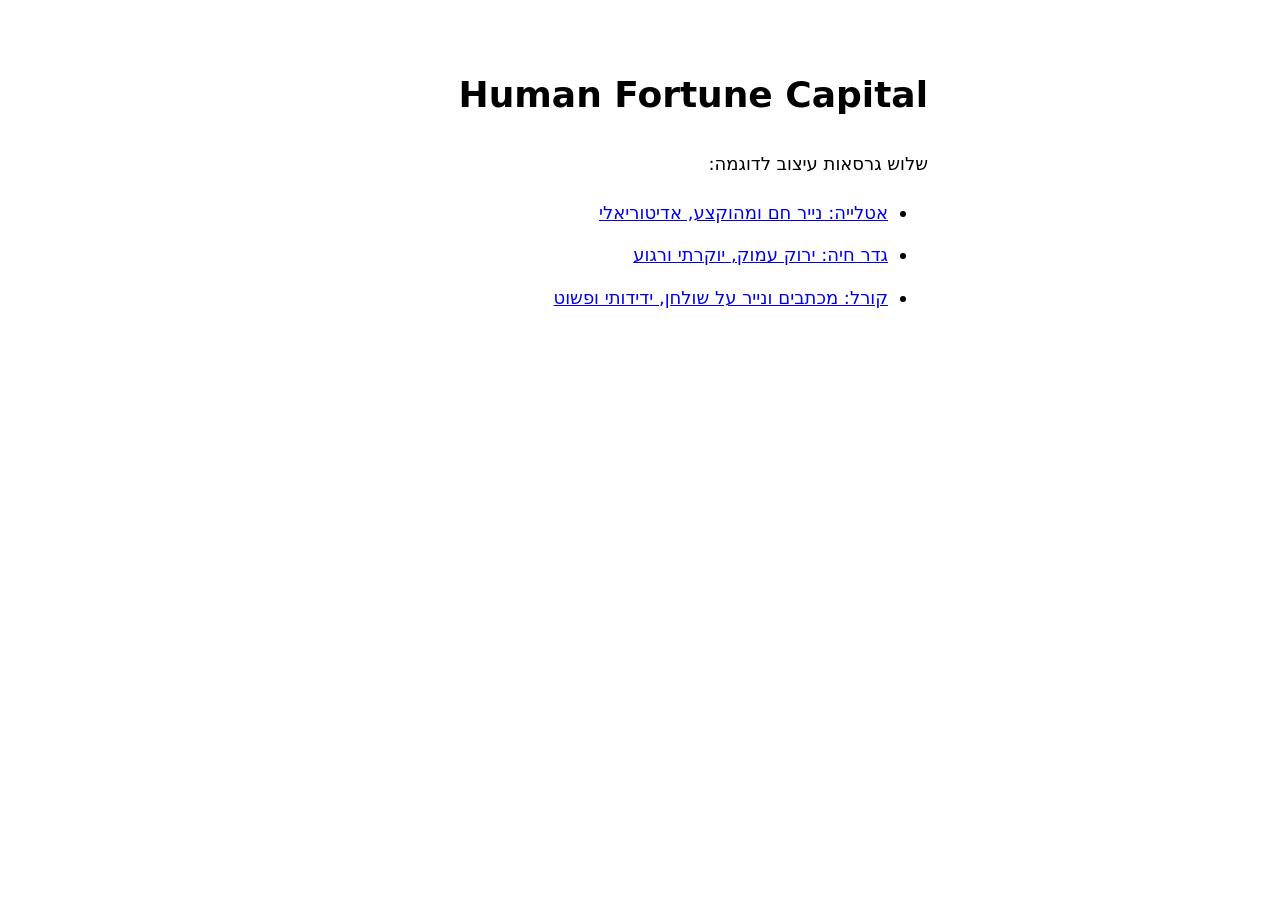
<file: index.html>
<!doctype html>
<html lang="he" dir="rtl">
<head>
<meta charset="utf-8">
<meta name="viewport" content="width=device-width, initial-scale=1">
<title>Human Fortune Capital | שלוש גרסאות עיצוב</title>
<style>
  body { font: 18px/1.7 system-ui, sans-serif; max-width: 36rem; margin: 4rem auto; padding: 0 1rem; }
  li { margin-block: .75rem; }
</style>
</head>
<body>
<h1>Human Fortune Capital</h1>
<p>שלוש גרסאות עיצוב לדוגמה:</p>
<ul>
  <li><a href="atelier/">אטלייה: נייר חם ומהוקצע, אדיטוריאלי</a></li>
  <li><a href="hedgerow/">גדר חיה: ירוק עמוק, יוקרתי ורגוע</a></li>
  <li><a href="coral/">קורל: מכתבים ונייר על שולחן, ידידותי ופשוט</a></li>
</ul>
</body>
</html>
</file>
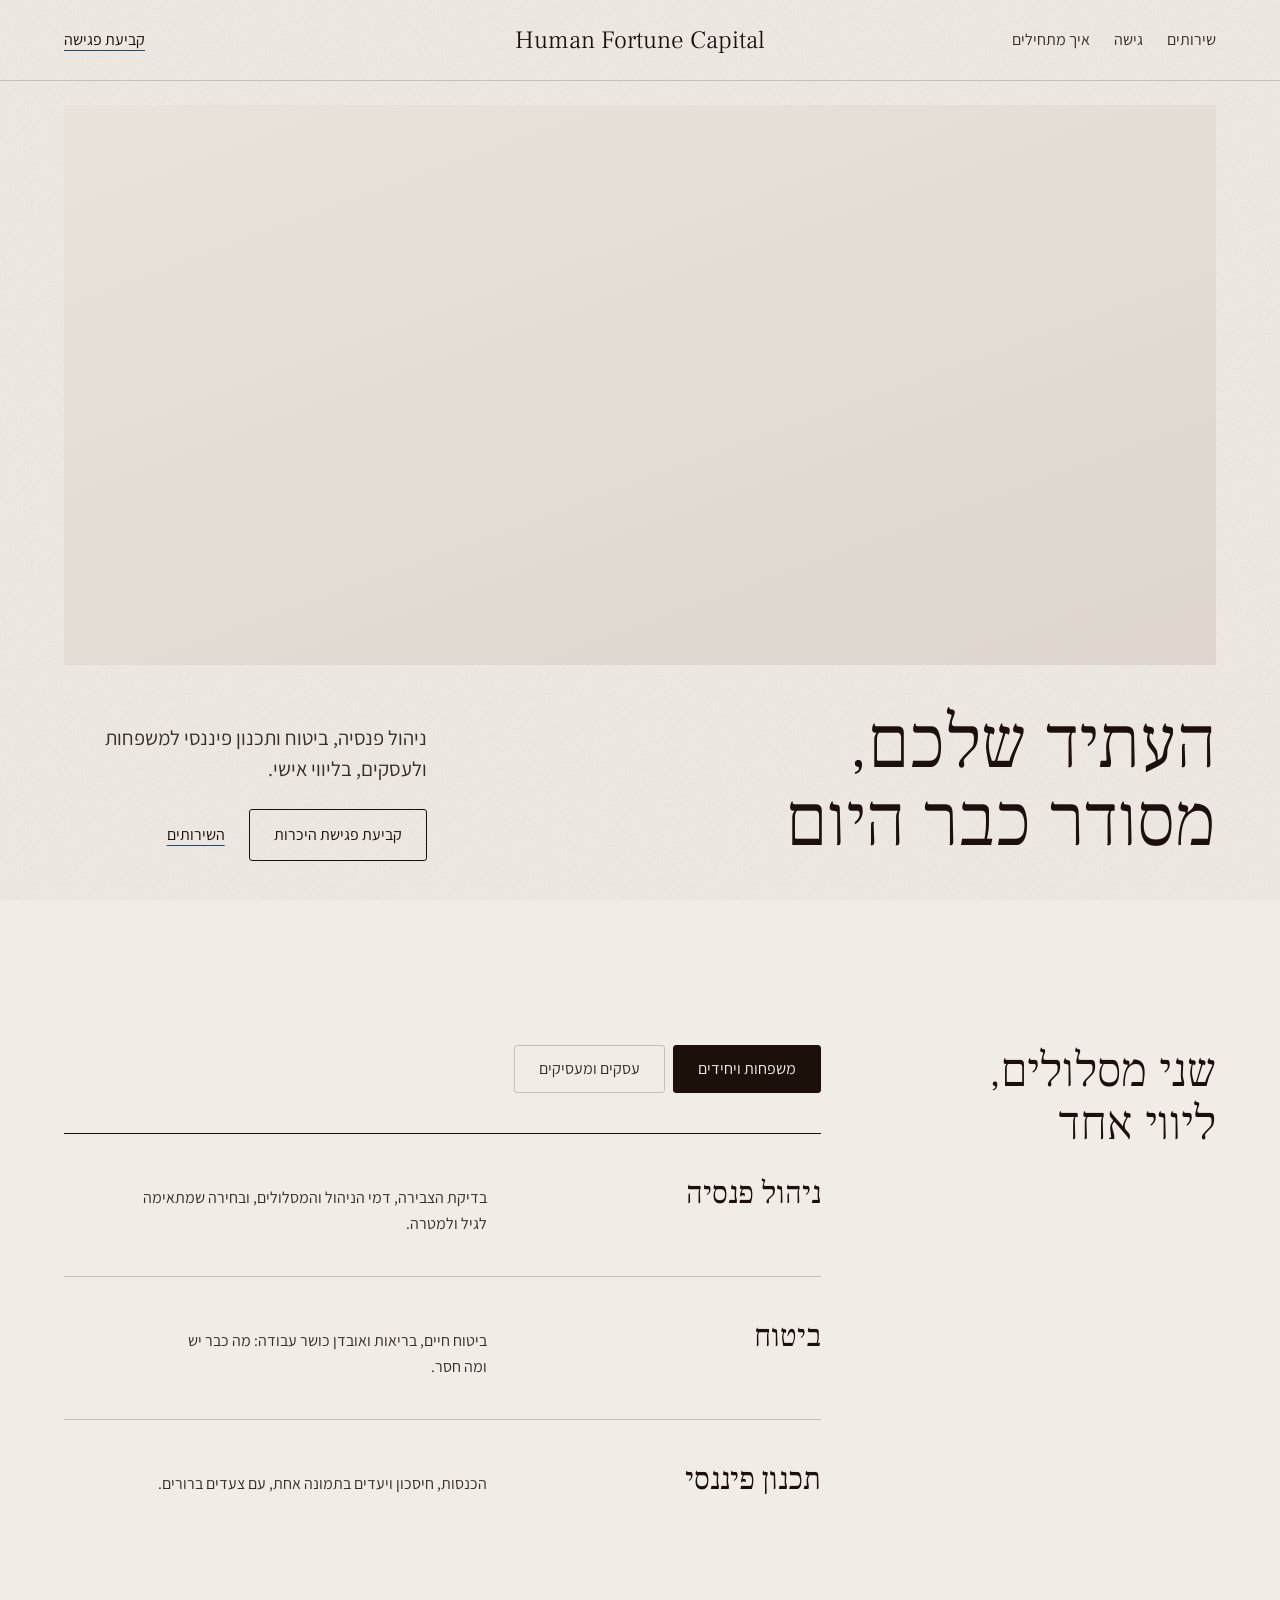
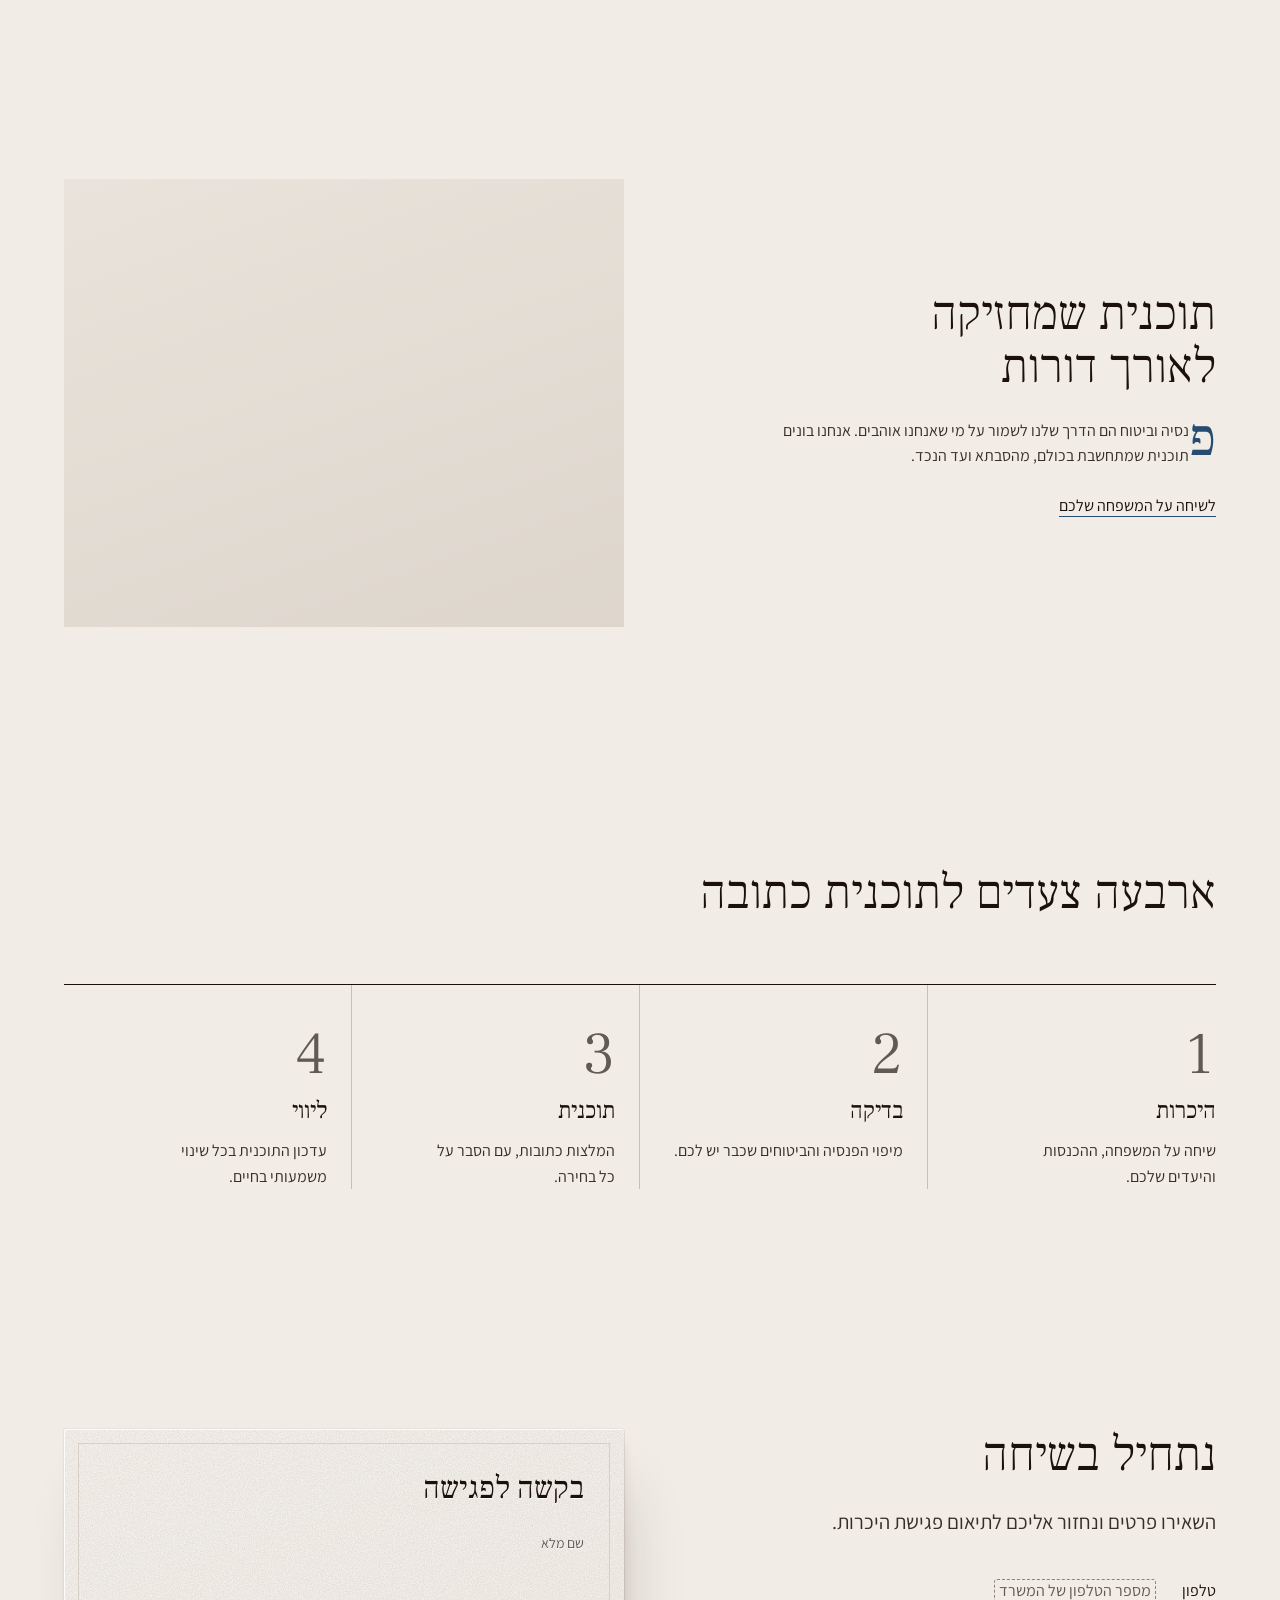
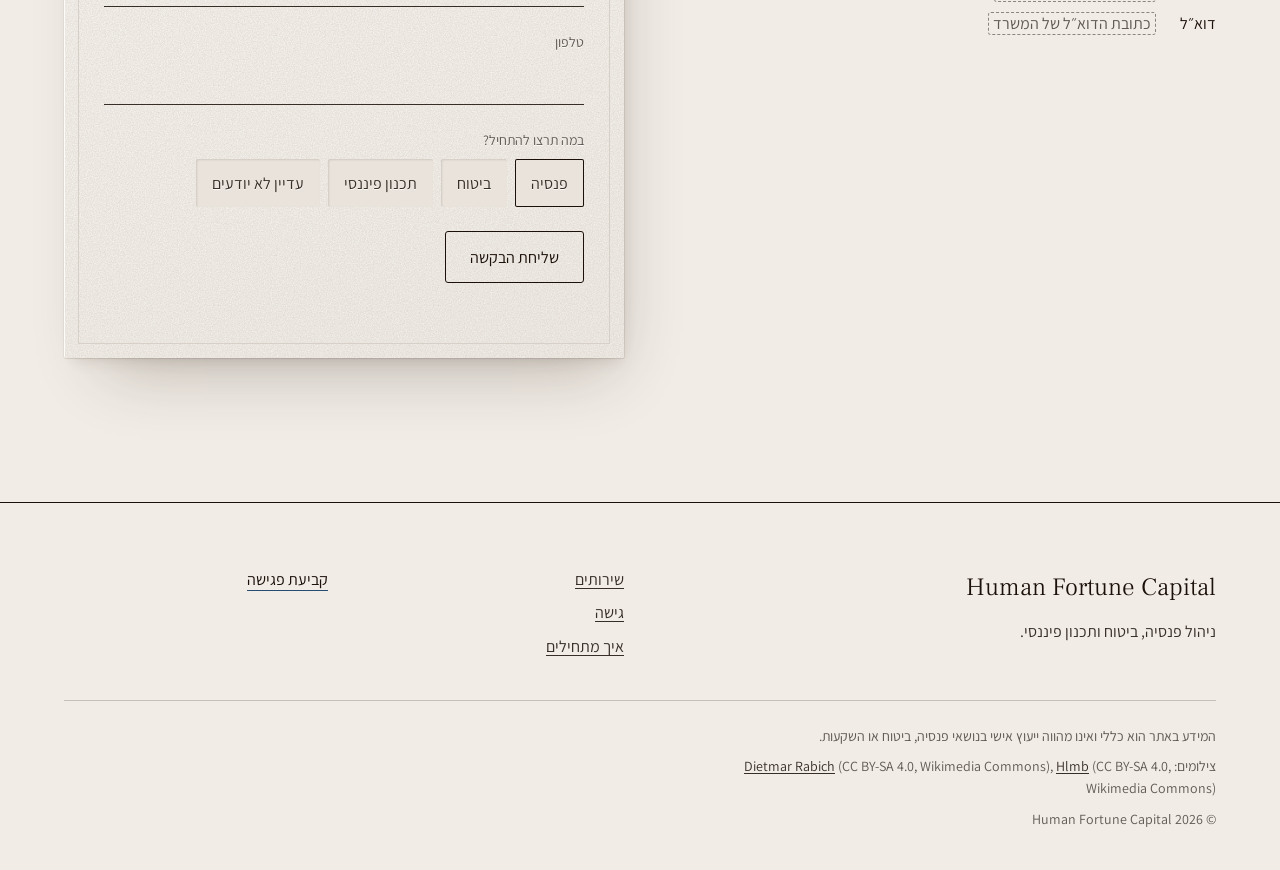
<file: atelier/index.html>
<!doctype html>
<html lang="he" dir="rtl">
<head>
<meta charset="utf-8">
<meta name="viewport" content="width=device-width, initial-scale=1">
<title>Human Fortune Capital | פנסיה, ביטוח ותכנון פיננסי</title>
<meta name="description" content="Human Fortune Capital מלווה משפחות ועסקים בניהול פנסיה, ביטוח ותכנון פיננסי, עם פגישת היכרות אישית.">
<link rel="preconnect" href="https://fonts.googleapis.com"><link rel="preconnect" href="https://fonts.gstatic.com" crossorigin>
<link href="https://fonts.googleapis.com/css2?family=Frank+Ruhl+Libre:wght@300;400&family=Assistant:wght@400&display=swap" rel="stylesheet">
<link rel="stylesheet" href="style.css">
<script>document.documentElement.classList.add('js');</script>
</head>
<body>
<a class="skip" href="#main">דילוג לתוכן</a>

<header class="bar">
  <div class="container">
    <nav class="links" aria-label="ראשי">
      <a href="#services">שירותים</a>
      <a href="#family">גישה</a>
      <a href="#start">איך מתחילים</a>
    </nav>
    <a class="mark latin" href="#top" aria-label="Human Fortune Capital, לראש הדף">Human Fortune Capital</a>
    <a class="book" href="#book">קביעת פגישה</a>
  </div>
</header>

<main id="main">
  <div class="container hero" id="top">
    <div class="field" data-slot="hero" data-alt="נוף רגוע בשעת שחר, עצים בערפל או שדה פתוח">
      <img src="https://upload.wikimedia.org/wikipedia/commons/thumb/7/76/D%C3%BClmen%2C_Umland_--_2014_--_7056.jpg/1280px-D%C3%BClmen%2C_Umland_--_2014_--_7056.jpg" srcset="https://upload.wikimedia.org/wikipedia/commons/thumb/7/76/D%C3%BClmen%2C_Umland_--_2014_--_7056.jpg/960px-D%C3%BClmen%2C_Umland_--_2014_--_7056.jpg 960w, https://upload.wikimedia.org/wikipedia/commons/thumb/7/76/D%C3%BClmen%2C_Umland_--_2014_--_7056.jpg/1280px-D%C3%BClmen%2C_Umland_--_2014_--_7056.jpg 1280w, https://upload.wikimedia.org/wikipedia/commons/thumb/7/76/D%C3%BClmen%2C_Umland_--_2014_--_7056.jpg/1920px-D%C3%BClmen%2C_Umland_--_2014_--_7056.jpg 1920w" sizes="(min-width: 90rem) 1312px, 100vw" width="5184" height="3456" alt="עצים חשופים בערפל עם עלות השחר" style="object-position: 50% 60%" fetchpriority="high">
    </div>
    <div class="base grid">
      <h1>העתיד שלכם, מסודר כבר היום</h1>
      <div class="side">
        <p class="lead">ניהול פנסיה, ביטוח ותכנון פיננסי למשפחות ולעסקים, בליווי אישי.</p>
        <div class="acts"><a class="btn" href="#book">קביעת פגישת היכרות</a><a class="book" href="#services">השירותים</a></div>
      </div>
    </div>
  </div>

  <section class="rows-sec" id="services">
    <div class="container grid">
      <div class="head"><h2>שני מסלולים, ליווי אחד</h2></div>
      <div class="rows-wrap" data-switch>
        <fieldset class="seg" role="tablist" aria-label="סוג הלקוח">
          <button type="button" role="tab" id="t1" aria-controls="p1" aria-selected="true">משפחות ויחידים</button>
          <button type="button" role="tab" id="t2" aria-controls="p2" aria-selected="false" tabindex="-1">עסקים ומעסיקים</button>
        </fieldset>
        <div role="tabpanel" id="p1" aria-labelledby="t1">
          <ul class="ruled">
            <li><h3>ניהול פנסיה</h3><p>בדיקת הצבירה, דמי הניהול והמסלולים, ובחירה שמתאימה לגיל ולמטרה.</p></li>
            <li><h3>ביטוח</h3><p>ביטוח חיים, בריאות ואובדן כושר עבודה: מה כבר יש ומה חסר.</p></li>
            <li><h3>תכנון פיננסי</h3><p>הכנסות, חיסכון ויעדים בתמונה אחת, עם צעדים ברורים.</p></li>
          </ul>
        </div>
        <div role="tabpanel" id="p2" aria-labelledby="t2">
          <ul class="ruled">
            <li><h3>פנסיה לעובדים</h3><p>הסדרת ההפקדות וההסדרים לעובדים, בלי ניירת מיותרת.</p></li>
            <li><h3>ביטוח לעסק</h3><p>כיסוי למעסיק, לעובדים ולמשפחה, שנבדק מחדש מדי שנה.</p></li>
            <li><h3>תכנון לבעלי עסקים</h3><p>הפרדה ברורה בין כסף העסק לכסף האישי, ותוכנית לפרישה.</p></li>
          </ul>
        </div>
      </div>
    </div>
  </section>

  <section id="family">
    <div class="container grid split">
      <div class="copy">
        <h2>תוכנית שמחזיקה לאורך דורות</h2>
        <p class="dropcap">פנסיה וביטוח הם הדרך שלנו לשמור על מי שאנחנו אוהבים. אנחנו בונים תוכנית שמתחשבת בכולם, מהסבתא ועד הנכד.</p>
        <a class="book quiet" href="#book">לשיחה על המשפחה שלכם</a>
      </div>
      <figure class="pic" data-slot="family" data-alt="ידיים של כמה דורות במשפחה, יד קשישה ויד של ילד">
        <img src="https://upload.wikimedia.org/wikipedia/commons/thumb/e/ee/%D7%99%D7%93%D7%99%D7%99%D7%9D_%D7%A9%D7%9C_%D7%99%D7%9C%D7%93%D7%99%D7%9D_%D7%A2%D7%9C_%D7%99%D7%93_%D7%A9%D7%9C_%D7%A1%D7%91%D7%AA%D7%90.jpg/1280px-%D7%99%D7%93%D7%99%D7%99%D7%9D_%D7%A9%D7%9C_%D7%99%D7%9C%D7%93%D7%99%D7%9D_%D7%A2%D7%9C_%D7%99%D7%93_%D7%A9%D7%9C_%D7%A1%D7%91%D7%AA%D7%90.jpg" srcset="https://upload.wikimedia.org/wikipedia/commons/thumb/e/ee/%D7%99%D7%93%D7%99%D7%99%D7%9D_%D7%A9%D7%9C_%D7%99%D7%9C%D7%93%D7%99%D7%9D_%D7%A2%D7%9C_%D7%99%D7%93_%D7%A9%D7%9C_%D7%A1%D7%91%D7%AA%D7%90.jpg/960px-%D7%99%D7%93%D7%99%D7%99%D7%9D_%D7%A9%D7%9C_%D7%99%D7%9C%D7%93%D7%99%D7%9D_%D7%A2%D7%9C_%D7%99%D7%93_%D7%A9%D7%9C_%D7%A1%D7%91%D7%AA%D7%90.jpg 960w, https://upload.wikimedia.org/wikipedia/commons/thumb/e/ee/%D7%99%D7%93%D7%99%D7%99%D7%9D_%D7%A9%D7%9C_%D7%99%D7%9C%D7%93%D7%99%D7%9D_%D7%A2%D7%9C_%D7%99%D7%93_%D7%A9%D7%9C_%D7%A1%D7%91%D7%AA%D7%90.jpg/1280px-%D7%99%D7%93%D7%99%D7%99%D7%9D_%D7%A9%D7%9C_%D7%99%D7%9C%D7%93%D7%99%D7%9D_%D7%A2%D7%9C_%D7%99%D7%93_%D7%A9%D7%9C_%D7%A1%D7%91%D7%AA%D7%90.jpg 1280w, https://upload.wikimedia.org/wikipedia/commons/thumb/e/ee/%D7%99%D7%93%D7%99%D7%99%D7%9D_%D7%A9%D7%9C_%D7%99%D7%9C%D7%93%D7%99%D7%9D_%D7%A2%D7%9C_%D7%99%D7%93_%D7%A9%D7%9C_%D7%A1%D7%91%D7%AA%D7%90.jpg/1920px-%D7%99%D7%93%D7%99%D7%99%D7%9D_%D7%A9%D7%9C_%D7%99%D7%9C%D7%93%D7%99%D7%9D_%D7%A2%D7%9C_%D7%99%D7%93_%D7%A9%D7%9C_%D7%A1%D7%91%D7%AA%D7%90.jpg 1920w" sizes="(min-width: 60rem) 50vw, 100vw" width="2210" height="2071" alt="ידיים קטנות של ילדים מונחות על ידה של סבתא" style="object-position: 50% 45%" loading="lazy">
      </figure>
    </div>
  </section>

  <section id="start">
    <div class="container">
      <h2>ארבעה צעדים לתוכנית כתובה</h2>
      <ol class="steps">
        <li><h3>היכרות</h3><p>שיחה על המשפחה, ההכנסות והיעדים שלכם.</p></li>
        <li><h3>בדיקה</h3><p>מיפוי הפנסיה והביטוחים שכבר יש לכם.</p></li>
        <li><h3>תוכנית</h3><p>המלצות כתובות, עם הסבר על כל בחירה.</p></li>
        <li><h3>ליווי</h3><p>עדכון התוכנית בכל שינוי משמעותי בחיים.</p></li>
      </ol>
    </div>
  </section>

  <section class="book-sec" id="book">
    <div class="container grid">
      <div class="head">
        <h2>נתחיל בשיחה</h2>
        <p class="lead">השאירו פרטים ונחזור אליכם לתיאום פגישת היכרות.</p>
        <dl class="facts">
          <dt>טלפון</dt><dd><span class="fill" data-fill="phone">מספר הטלפון של המשרד</span></dd>
          <dt>דוא״ל</dt><dd><span class="fill" data-fill="email">כתובת הדוא״ל של המשרד</span></dd>
        </dl>
      </div>
      <form class="stock" data-endpoint="" novalidate>
        <h3>בקשה לפגישה</h3>
        <div class="field-row"><label for="name">שם מלא</label><input id="name" name="name" type="text" autocomplete="name" required></div>
        <div class="field-row"><label for="phone">טלפון</label><input id="phone" name="phone" type="tel" inputmode="tel" autocomplete="tel" required></div>
        <fieldset class="topic"><legend>במה תרצו להתחיל?</legend>
          <input type="radio" name="topic" id="o1" value="pension" checked><label for="o1">פנסיה</label>
          <input type="radio" name="topic" id="o2" value="insurance"><label for="o2">ביטוח</label>
          <input type="radio" name="topic" id="o3" value="planning"><label for="o3">תכנון פיננסי</label>
          <input type="radio" name="topic" id="o4" value="unsure"><label for="o4">עדיין לא יודעים</label>
        </fieldset>
        <button class="btn" type="submit">שליחת הבקשה</button>
        <p class="help" id="help" aria-live="polite"></p>
      </form>
    </div>
  </section>
</main>

<footer>
  <div class="container grid">
    <div class="col1">
      <a class="mark latin" href="#top" aria-label="Human Fortune Capital, לראש הדף">Human Fortune Capital</a>
      <p>ניהול פנסיה, ביטוח ותכנון פיננסי.</p>
    </div>
    <nav class="col2" aria-label="בתחתית הדף">
      <ul><li><a href="#services">שירותים</a></li><li><a href="#family">גישה</a></li><li><a href="#start">איך מתחילים</a></li></ul>
    </nav>
    <div class="col3"><a class="book" href="#book">קביעת פגישה</a></div>
    <div class="legal">
      <p>המידע באתר הוא כללי ואינו מהווה ייעוץ אישי בנושאי פנסיה, ביטוח או השקעות.</p>
      <p data-credits>צילומים: <a href="https://commons.wikimedia.org/wiki/File:D%C3%BClmen,_Umland_--_2014_--_7056.jpg">Dietmar Rabich</a> (CC BY-SA 4.0, Wikimedia Commons), <a href="https://commons.wikimedia.org/wiki/File:%D7%99%D7%93%D7%99%D7%99%D7%9D_%D7%A9%D7%9C_%D7%99%D7%9C%D7%93%D7%99%D7%9D_%D7%A2%D7%9C_%D7%99%D7%93_%D7%A9%D7%9C_%D7%A1%D7%91%D7%AA%D7%90.jpg">Hlmb</a> (CC BY-SA 4.0, Wikimedia Commons)</p>
      <p>© 2026 Human Fortune Capital</p>
    </div>
  </div>
</footer>

<script>
(() => {
  const tabs = [...document.querySelectorAll('[role=tab]')];
  const panels = tabs.map((t) => document.getElementById(t.getAttribute('aria-controls')));
  const pick = (i) => tabs.forEach((t, j) => { const on = i === j; t.setAttribute('aria-selected', on); t.tabIndex = on ? 0 : -1; panels[j].hidden = !on; });
  pick(0);
  tabs.forEach((t, i) => {
    t.addEventListener('click', () => pick(i));
    t.addEventListener('keydown', (e) => {
      const d = { ArrowRight: -1, ArrowLeft: 1 }[e.key]; // RTL: right arrow goes to the previous tab
      if (!d) return; e.preventDefault();
      const n = (i + d + tabs.length) % tabs.length; pick(n); tabs[n].focus();
    });
  });
  document.querySelectorAll('form[data-endpoint]').forEach((form) => {
    const help = form.querySelector('[aria-live]');
    form.addEventListener('submit', (e) => {
      e.preventDefault();
      const bad = [...form.querySelectorAll('input[required]')].find((i) => !i.value.trim());
      form.querySelectorAll('input[required]').forEach((i) => i.toggleAttribute('aria-invalid', !i.value.trim()));
      if (bad) { help.textContent = 'חסרים פרטים. מלאו שם ומספר טלפון כדי שנוכל לחזור אליכם.'; bad.focus(); return; }
      if (!form.dataset.endpoint) { help.textContent = 'הטופס עדיין לא מחובר, ולכן לא נשלח דבר.'; return; }
      fetch(form.dataset.endpoint, { method: 'POST', body: new FormData(form) })
        .then((r) => { help.textContent = r.ok ? 'הבקשה נשלחה. נחזור אליכם בהקדם.' : 'השליחה לא הצליחה. נסו שוב בעוד דקה.'; })
        .catch(() => { help.textContent = 'השליחה לא הצליחה. נסו שוב בעוד דקה.'; });
    });
  });
})();
</script>
<script>window.hallmarkSlots = (m) => { for (const [k, v] of Object.entries(m)) { const s = document.querySelector(`[data-slot="${k}"]`); if (!s) continue; const im = new Image(); im.src = typeof v === 'string' ? v : v.src; im.alt = (typeof v === 'object' && v.alt) || s.dataset.alt || ''; s.querySelectorAll(':scope > img').forEach((o) => o.remove()); s.prepend(im); } };
document.querySelectorAll('[data-slot] img').forEach((i) => { if (i.complete && !i.naturalWidth) i.remove(); else i.addEventListener('error', () => i.remove(), { once: true }); });</script>
</body>
</html>
</file>
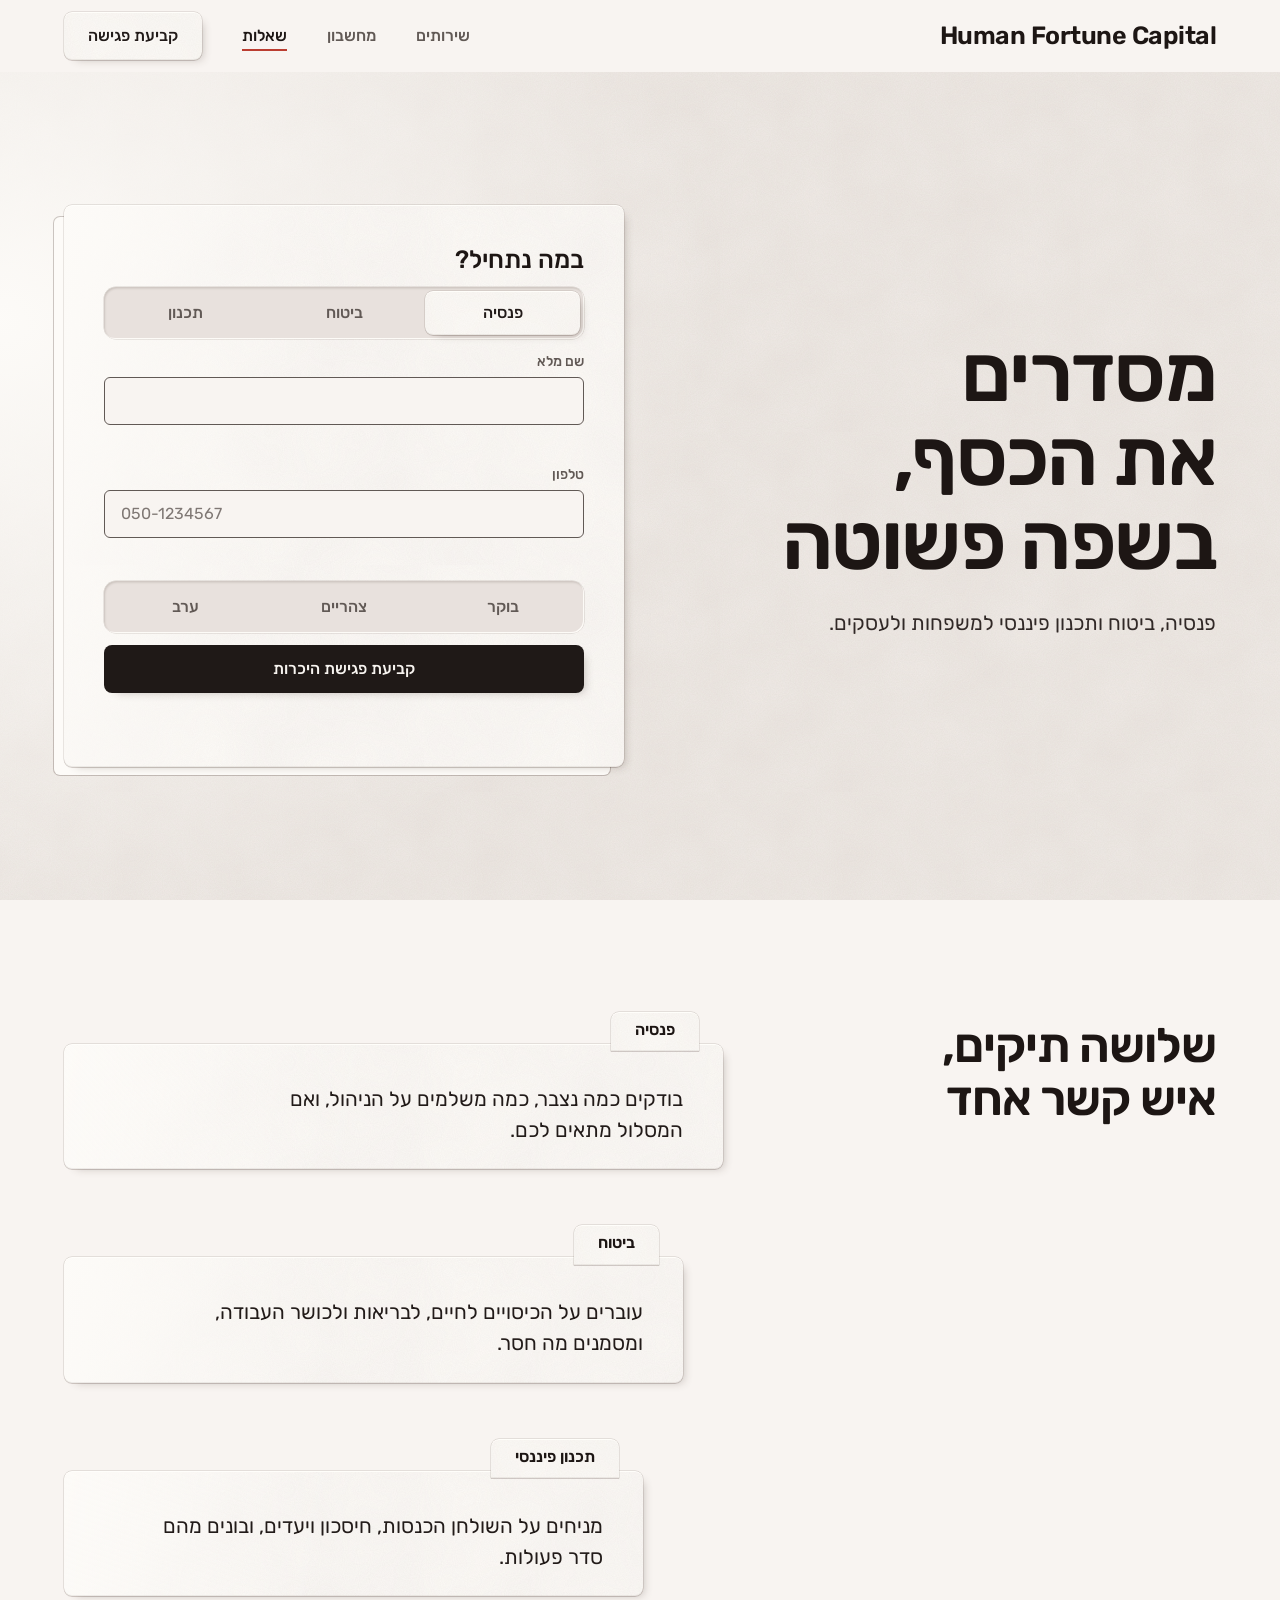
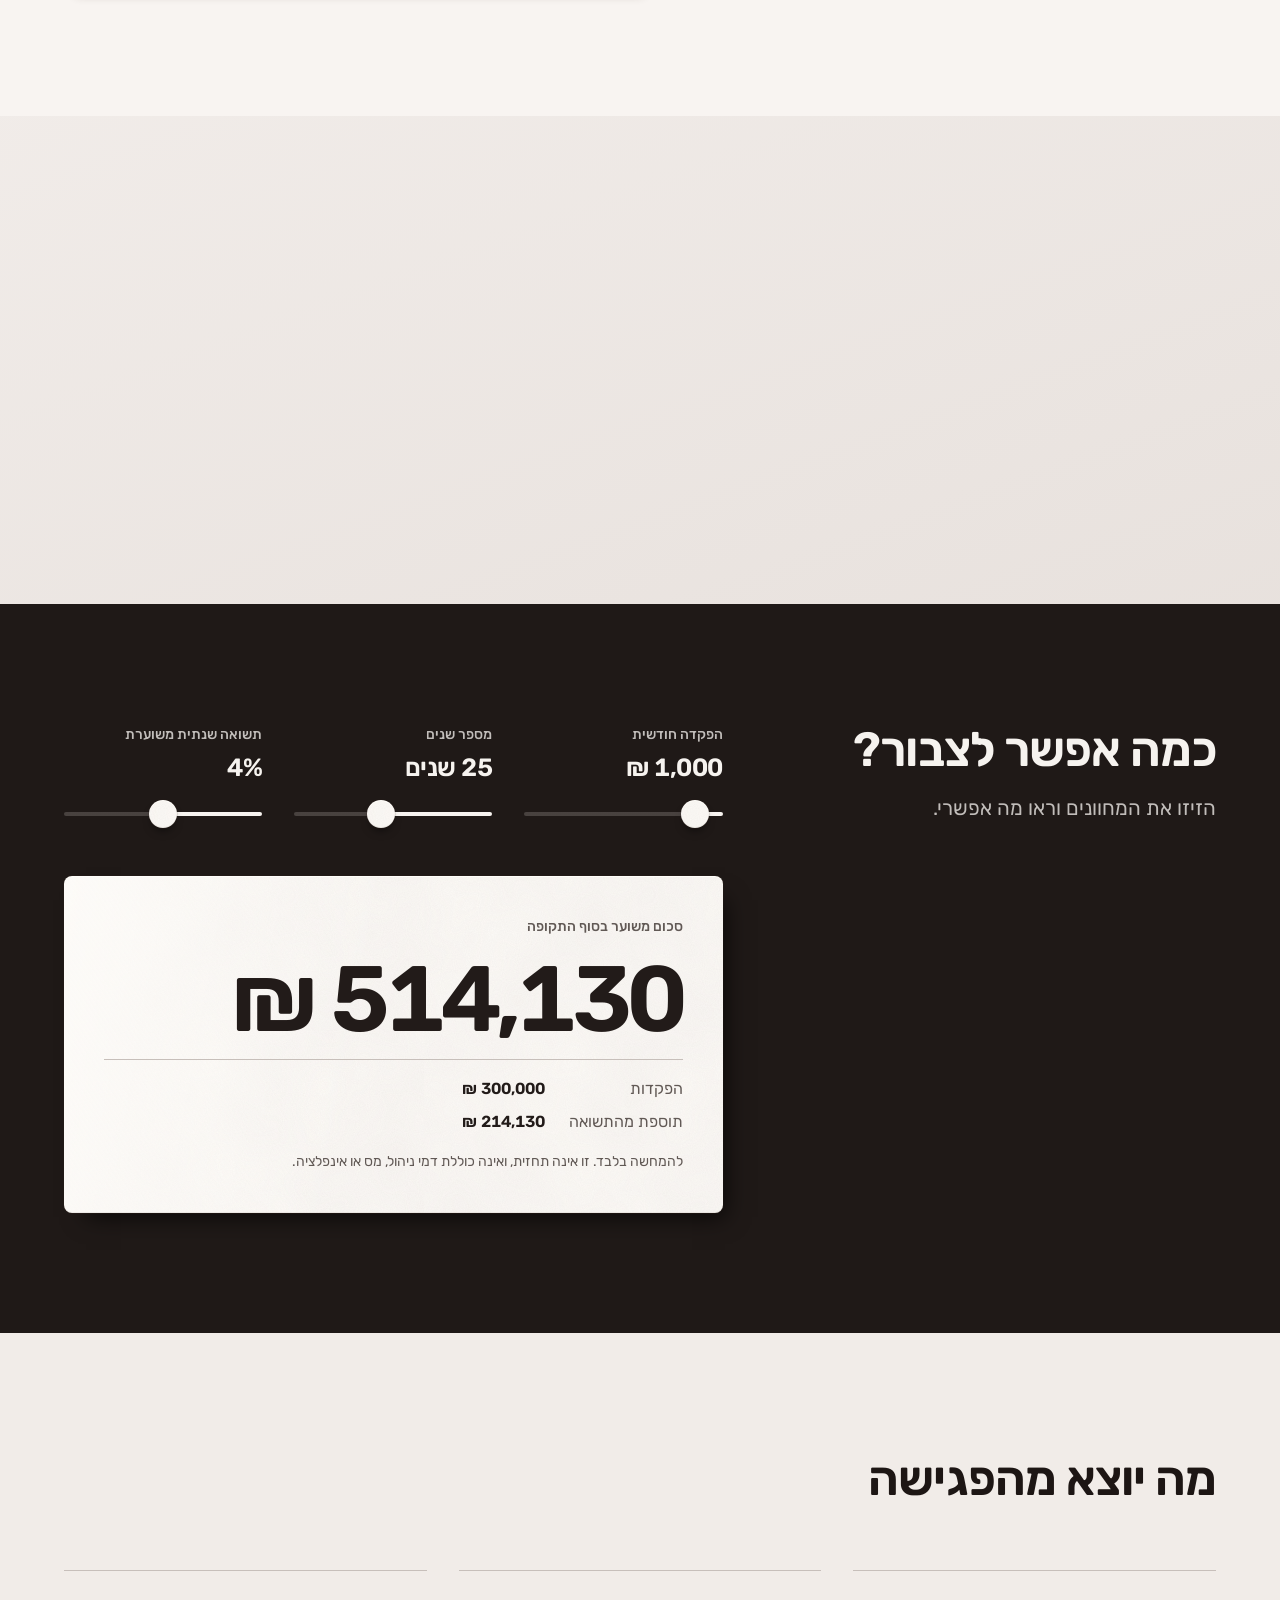
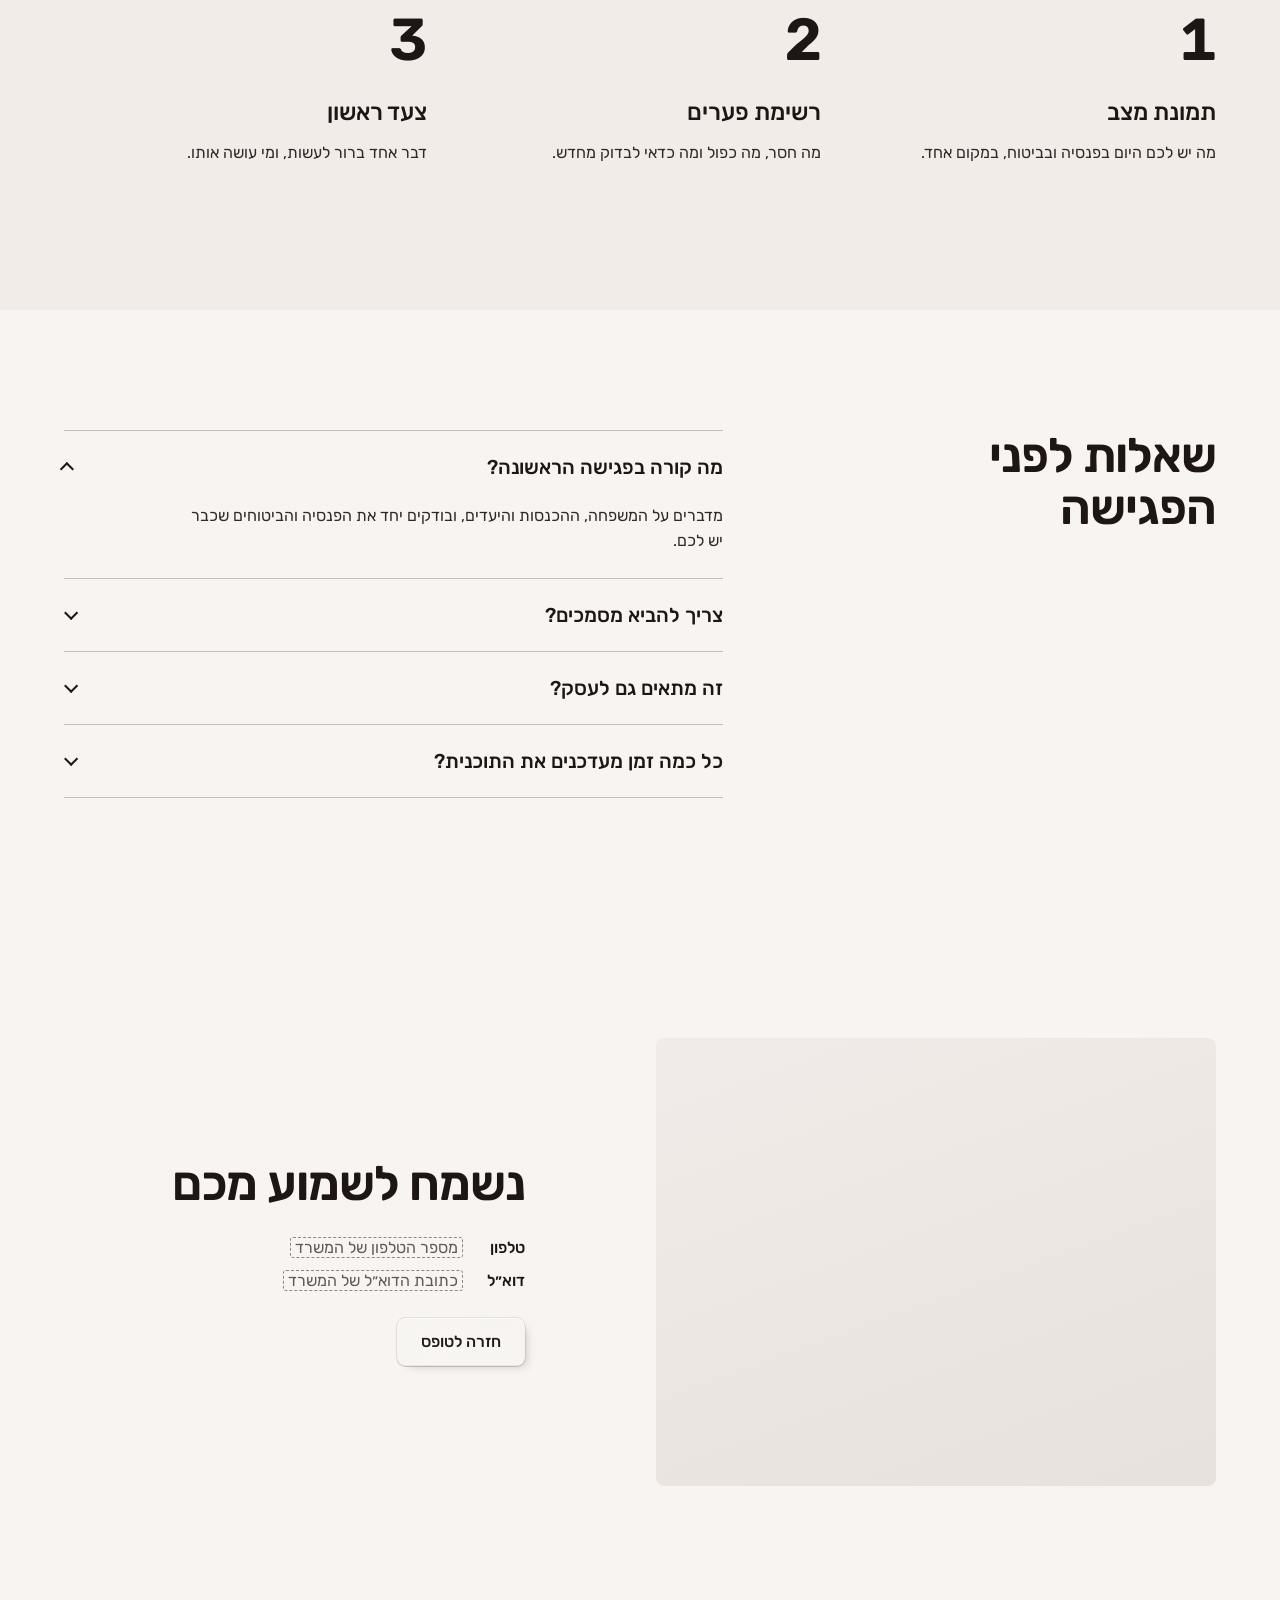
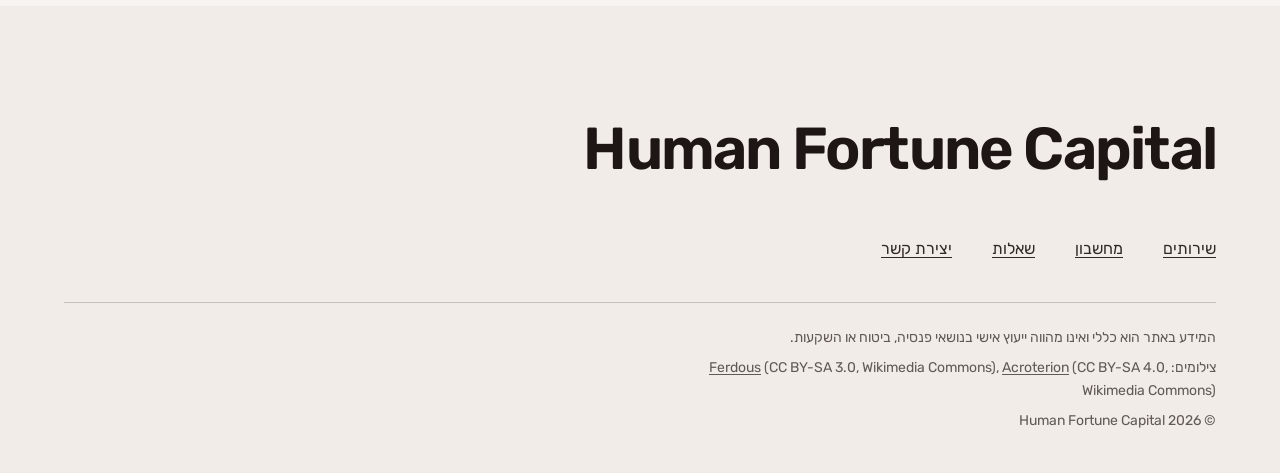
<file: coral/index.html>
<!doctype html>
<html lang="he" dir="rtl">
<head>
<meta charset="utf-8">
<meta name="viewport" content="width=device-width, initial-scale=1">
<title>Human Fortune Capital | פנסיה, ביטוח ותכנון פיננסי</title>
<meta name="description" content="Human Fortune Capital מלווה משפחות ועסקים בניהול פנסיה, ביטוח ותכנון פיננסי, בשפה פשוטה ועם פגישת היכרות אישית.">
<link rel="icon" href="data:,">
<link rel="preconnect" href="https://fonts.googleapis.com"><link rel="preconnect" href="https://fonts.gstatic.com" crossorigin>
<link href="https://fonts.googleapis.com/css2?family=Rubik:wght@400;500;600&display=swap" rel="stylesheet">
<link rel="stylesheet" href="style.css">
<script>document.documentElement.classList.add('js');</script>
</head>
<body>
<div class="sentinel" data-sentinel></div>
<a class="skip" href="#main">דילוג לתוכן</a>

<header class="bar">
  <div class="container">
    <a class="mark latin" href="#top" aria-label="Human Fortune Capital, לראש הדף">Human Fortune Capital</a>
    <nav class="links" data-spy aria-label="ראשי">
      <a href="#services">שירותים</a>
      <a href="#calc">מחשבון</a>
      <a href="#faq">שאלות</a>
    </nav>
    <div class="acts">
      <a class="btn btn--card book" href="#book">קביעת פגישה</a>
      <button class="btn btn--card menu-btn" type="button" popovertarget="menu" aria-label="תפריט">תפריט</button>
    </div>
  </div>
  <nav class="menu" id="menu" popover aria-label="תפריט">
    <ul>
      <li><a href="#services">שירותים</a></li>
      <li><a href="#calc">מחשבון</a></li>
      <li><a href="#faq">שאלות</a></li>
      <li><a href="#contact">יצירת קשר</a></li>
    </ul>
  </nav>
</header>

<main id="main">
  <div class="desk hero" id="top">
    <div class="container grid">
      <div class="text">
        <h1>מסדרים את הכסף, בשפה פשוטה</h1>
        <p class="lead">פנסיה, ביטוח ותכנון פיננסי למשפחות ולעסקים.</p>
      </div>
      <form class="req stock" id="book" data-endpoint="" data-nodock novalidate>
        <h2>במה נתחיל?</h2>
        <fieldset class="groove"><legend>נושא הפגישה</legend>
          <input type="radio" name="topic" id="o1" value="pension" checked><label for="o1">פנסיה</label>
          <input type="radio" name="topic" id="o2" value="insurance"><label for="o2">ביטוח</label>
          <input type="radio" name="topic" id="o3" value="planning"><label for="o3">תכנון</label>
        </fieldset>
        <div class="f"><label for="name">שם מלא</label><input id="name" name="name" type="text" autocomplete="name" required aria-required="true" aria-describedby="e-name" data-err="כתבו שם מלא, כדי שנדע למי לחזור."><p class="err" id="e-name"></p></div>
        <div class="f"><label for="phone">טלפון</label><input id="phone" name="phone" type="tel" inputmode="tel" autocomplete="tel" placeholder="050-1234567" required aria-required="true" aria-describedby="e-phone" data-err="מספר הטלפון נראה חלקי. כתבו לפחות תשע ספרות."><p class="err" id="e-phone"></p></div>
        <fieldset class="groove groove--when"><legend>מתי נוח לכם?</legend>
          <input type="radio" name="when" id="w1" value="morning"><label for="w1">בוקר</label>
          <input type="radio" name="when" id="w2" value="noon"><label for="w2">צהריים</label>
          <input type="radio" name="when" id="w3" value="evening"><label for="w3">ערב</label>
        </fieldset>
        <button class="btn btn--ink" type="submit">קביעת פגישת היכרות</button>
        <p class="help" data-help aria-live="polite"></p>
      </form>
    </div>
  </div>

  <section class="recs" id="services">
    <div class="container grid">
      <div class="head"><h2>שלושה תיקים, איש קשר אחד</h2></div>
      <ul class="cards">
        <li class="stock"><h3>פנסיה</h3><p>בודקים כמה נצבר, כמה משלמים על הניהול, ואם המסלול מתאים לכם.</p></li>
        <li class="stock"><h3>ביטוח</h3><p>עוברים על הכיסויים לחיים, לבריאות ולכושר העבודה, ומסמנים מה חסר.</p></li>
        <li class="stock"><h3>תכנון פיננסי</h3><p>מניחים על השולחן הכנסות, חיסכון ויעדים, ובונים מהם סדר פעולות.</p></li>
      </ul>
    </div>
  </section>

  <section class="full" aria-label="תמונה">
    <figure class="wide" data-slot="wide" data-alt="תמונה רחבה ורגועה: משפחה בהליכה, בית או נוף">
      <img src="https://upload.wikimedia.org/wikipedia/commons/thumb/5/58/Family_walking_at_the_evening%2C_cox%27s_bazar_.jpg/1280px-Family_walking_at_the_evening%2C_cox%27s_bazar_.jpg" srcset="https://upload.wikimedia.org/wikipedia/commons/thumb/5/58/Family_walking_at_the_evening%2C_cox%27s_bazar_.jpg/960px-Family_walking_at_the_evening%2C_cox%27s_bazar_.jpg 960w, https://upload.wikimedia.org/wikipedia/commons/thumb/5/58/Family_walking_at_the_evening%2C_cox%27s_bazar_.jpg/1280px-Family_walking_at_the_evening%2C_cox%27s_bazar_.jpg 1280w, https://upload.wikimedia.org/wikipedia/commons/thumb/5/58/Family_walking_at_the_evening%2C_cox%27s_bazar_.jpg/1920px-Family_walking_at_the_evening%2C_cox%27s_bazar_.jpg 1920w" sizes="100vw" width="4160" height="2143" alt="שתי דמויות הולכות על חוף רטוב עם רדת הערב" style="object-position: 50% 60%" loading="lazy">
    </figure>
  </section>

  <section class="board" id="calc">
    <div class="container grid">
      <div class="head">
        <h2>כמה אפשר לצבור?</h2>
        <p class="lead">הזיזו את המחוונים וראו מה אפשרי.</p>
      </div>
      <form class="calc" data-calc aria-label="מחשבון חיסכון">
        <div class="rng">
          <div class="row"><label for="c-deposit">הפקדה חודשית</label><output for="c-deposit" data-v="deposit">1,000 ₪</output></div>
          <input id="c-deposit" name="deposit" type="range" min="200" max="10000" step="100" value="1000">
        </div>
        <div class="rng">
          <div class="row"><label for="c-years">מספר שנים</label><output for="c-years" data-v="years">25 שנים</output></div>
          <input id="c-years" name="years" type="range" min="5" max="40" step="1" value="25">
        </div>
        <div class="rng">
          <div class="row"><label for="c-rate">תשואה שנתית משוערת</label><output for="c-rate" data-v="rate">4%</output></div>
          <input id="c-rate" name="rate" type="range" min="0" max="8" step="0.5" value="4">
        </div>
        <div class="out stock">
          <p class="out-label">סכום משוער בסוף התקופה</p>
          <p class="out-fig figure" data-out="total">‏514,130 ‏₪</p>
          <dl class="out-rows">
            <dt>הפקדות</dt><dd class="figure" data-out="dep">‏300,000 ‏₪</dd>
            <dt>תוספת מהתשואה</dt><dd class="figure" data-out="gain">‏214,130 ‏₪</dd>
          </dl>
          <p class="note">להמחשה בלבד. זו אינה תחזית, ואינה כוללת דמי ניהול, מס או אינפלציה.</p>
        </div>
        <p class="visually-hidden" data-live aria-live="polite"></p>
      </form>
    </div>
  </section>

  <section class="after" id="after">
    <div class="container">
      <h2>מה יוצא מהפגישה</h2>
      <ol>
        <li><h3>תמונת מצב</h3><p>מה יש לכם היום בפנסיה ובביטוח, במקום אחד.</p></li>
        <li><h3>רשימת פערים</h3><p>מה חסר, מה כפול ומה כדאי לבדוק מחדש.</p></li>
        <li><h3>צעד ראשון</h3><p>דבר אחד ברור לעשות, ומי עושה אותו.</p></li>
      </ol>
    </div>
  </section>

  <section class="faq" id="faq">
    <div class="container grid">
      <div class="head"><h2>שאלות לפני הפגישה</h2></div>
      <div class="qa">
        <details name="faq" open><summary>מה קורה בפגישה הראשונה?</summary><p>מדברים על המשפחה, ההכנסות והיעדים, ובודקים יחד את הפנסיה והביטוחים שכבר יש לכם.</p></details>
        <details name="faq"><summary>צריך להביא מסמכים?</summary><p>כדאי להביא דוח פנסיה עדכני ופוליסות ביטוח, אם יש. אם אין, מתחילים מהשיחה.</p></details>
        <details name="faq"><summary>זה מתאים גם לעסק?</summary><p>כן. יש התאמה למעסיקים ולבעלי עסקים, להסדרי עובדים ולביטוח של העסק.</p></details>
        <details name="faq"><summary>כל כמה זמן מעדכנים את התוכנית?</summary><p>בכל שינוי משמעותי בחיים, ובדיקה קבועה פעם בשנה.</p></details>
      </div>
    </div>
  </section>

  <section class="close" id="contact">
    <div class="container grid">
      <figure class="pic" data-slot="home" data-alt="בית משפחתי או כניסה לבית">
        <img src="https://upload.wikimedia.org/wikipedia/commons/thumb/f/fb/342_East_Church_Street_Frederick_MD1.jpg/1280px-342_East_Church_Street_Frederick_MD1.jpg" srcset="https://upload.wikimedia.org/wikipedia/commons/thumb/f/fb/342_East_Church_Street_Frederick_MD1.jpg/960px-342_East_Church_Street_Frederick_MD1.jpg 960w, https://upload.wikimedia.org/wikipedia/commons/thumb/f/fb/342_East_Church_Street_Frederick_MD1.jpg/1280px-342_East_Church_Street_Frederick_MD1.jpg 1280w, https://upload.wikimedia.org/wikipedia/commons/thumb/f/fb/342_East_Church_Street_Frederick_MD1.jpg/1920px-342_East_Church_Street_Frederick_MD1.jpg 1920w" sizes="(min-width: 60rem) 50vw, 100vw" width="5874" height="5807" alt="בית עירוני מלבנים בהירות עם תריסים ירוקים" style="object-position: 50% 50%" loading="lazy">
      </figure>
      <div class="copy" data-nodock>
        <h2>נשמח לשמוע מכם</h2>
        <dl class="facts">
          <dt>טלפון</dt><dd><span class="fill" data-fill="phone">מספר הטלפון של המשרד</span></dd>
          <dt>דוא״ל</dt><dd><span class="fill" data-fill="email">כתובת הדוא״ל של המשרד</span></dd>
        </dl>
        <a class="btn btn--card" href="#book">חזרה לטופס</a>
      </div>
    </div>
  </section>
</main>

<div class="dock"><a class="btn btn--ink" href="#book">קביעת פגישת היכרות</a></div>

<footer data-nodock>
  <div class="container">
    <a class="mast latin" href="#top" aria-label="Human Fortune Capital, לראש הדף">Human Fortune Capital</a>
    <nav aria-label="בתחתית הדף"><ul><li><a href="#services">שירותים</a></li><li><a href="#calc">מחשבון</a></li><li><a href="#faq">שאלות</a></li><li><a href="#contact">יצירת קשר</a></li></ul></nav>
    <div class="legal">
      <p>המידע באתר הוא כללי ואינו מהווה ייעוץ אישי בנושאי פנסיה, ביטוח או השקעות.</p>
      <p data-credits>צילומים: <a href="https://commons.wikimedia.org/wiki/File:Family_walking_at_the_evening,_cox%27s_bazar_.jpg">Ferdous</a> (CC BY-SA 3.0, Wikimedia Commons), <a href="https://commons.wikimedia.org/wiki/File:342_East_Church_Street_Frederick_MD1.jpg">Acroterion</a> (CC BY-SA 4.0, Wikimedia Commons)</p>
      <p>© 2026 Human Fortune Capital</p>
    </div>
  </div>
</footer>

<script>
(() => {
  const $ = (s, r = document) => r.querySelector(s), $$ = (s, r = document) => [...r.querySelectorAll(s)];
  const io = 'IntersectionObserver' in window;

  // menu: close the popover after a link is chosen
  const menu = $('#menu');
  if (menu && menu.hidePopover) $$('a', menu).forEach((a) => a.addEventListener('click', () => menu.hidePopover()));

  // scrollspy: mark the nav link of the section in view
  const links = $$('[data-spy] a[href^="#"]');
  if (io && links.length) {
    const spy = new IntersectionObserver((es) => es.forEach((e) => {
      if (!e.isIntersecting) return;
      links.forEach((a) => (a.getAttribute('href') === '#' + e.target.id ? a.setAttribute('aria-current', 'true') : a.removeAttribute('aria-current')));
    }), { rootMargin: '-40% 0px -55% 0px' });
    new Set(links.map((a) => $(a.getAttribute('href')))).forEach((s) => s && spy.observe(s));
  }

  // nav gets a shadow once the page has scrolled
  const bar = $('.bar'), sentinel = $('[data-sentinel]');
  if (io && bar && sentinel) new IntersectionObserver(([e]) => bar.classList.toggle('is-stuck', !e.isIntersecting)).observe(sentinel);

  // mobile dock: shows the booking action whenever no booking surface is on screen
  const dock = $('.dock');
  if (io && dock) {
    dock.setAttribute('inert', '');
    const seen = new Set();
    const sync = () => { const on = seen.size === 0; dock.classList.toggle('is-on', on); dock.toggleAttribute('inert', !on); };
    const watch = new IntersectionObserver((es) => { es.forEach((e) => (e.isIntersecting ? seen.add(e.target) : seen.delete(e.target))); sync(); });
    $$('[data-nodock]').forEach((el) => watch.observe(el));
  }

  // tabs (switcher): every panel shows without script
  $$('[data-switch]').forEach((root) => {
    const tabs = $$('[role=tab]', root), panels = tabs.map((t) => document.getElementById(t.getAttribute('aria-controls')));
    const pick = (i) => tabs.forEach((t, j) => { t.setAttribute('aria-selected', i === j); t.tabIndex = i === j ? 0 : -1; panels[j].hidden = i !== j; });
    pick(0);
    tabs.forEach((t, i) => {
      t.addEventListener('click', () => pick(i));
      t.addEventListener('keydown', (e) => {
        const d = { ArrowRight: -1, ArrowLeft: 1 }[e.key]; // RTL: right arrow is the previous tab
        if (!d) return; e.preventDefault();
        const n = (i + d + tabs.length) % tabs.length; pick(n); tabs[n].focus();
      });
    });
  });

  // calculator: future value of a monthly deposit, shown as an illustration only
  $$('[data-calc]').forEach((f) => {
    const cur = new Intl.NumberFormat('he-IL', { style: 'currency', currency: 'ILS', maximumFractionDigits: 0 });
    const num = new Intl.NumberFormat('he-IL');
    const show = { deposit: (v) => cur.format(v), years: (v) => num.format(v) + ' שנים', rate: (v) => num.format(v) + '%' };
    const live = $('[data-live]', f); let t;
    const calc = () => {
      for (const k of Object.keys(show)) {
        const el = f.elements[k];
        el.style.setProperty('--pct', ((el.value - el.min) / (el.max - el.min)) * 100 + '%');
        $(`[data-v="${k}"]`, f).textContent = show[k](+el.value);
      }
      const p = +f.elements.deposit.value, n = +f.elements.years.value * 12, i = +f.elements.rate.value / 100 / 12;
      const total = i ? (p * ((1 + i) ** n - 1)) / i : p * n, dep = p * n;
      $('[data-out=total]', f).textContent = cur.format(total);
      $('[data-out=dep]', f).textContent = cur.format(dep);
      $('[data-out=gain]', f).textContent = cur.format(total - dep);
      clearTimeout(t); t = setTimeout(() => { if (live) live.textContent = 'סכום משוער בסוף התקופה: ' + cur.format(total); }, 500);
    };
    f.addEventListener('input', calc); f.addEventListener('submit', (e) => e.preventDefault()); calc();
  });

  // booking forms: validate on blur once touched, then on input; nothing is sent until an endpoint is set
  const rules = { name: (v) => v.trim().length >= 2, phone: (v) => v.replace(/\D/g, '').length >= 9 };
  $$('form[data-endpoint]').forEach((form) => {
    const help = $('[data-help]', form);
    const fields = $$('input[data-err]', form);
    const check = (inp) => {
      const ok = rules[inp.name](inp.value);
      inp.toggleAttribute('aria-invalid', !ok);
      $('#' + inp.getAttribute('aria-describedby')).textContent = ok ? '' : inp.dataset.err;
      return ok;
    };
    fields.forEach((inp) => {
      let touched = false;
      inp.addEventListener('blur', () => { touched = true; check(inp); });
      inp.addEventListener('input', () => touched && check(inp));
    });
    form.addEventListener('submit', (e) => {
      e.preventDefault();
      const bad = fields.filter((i) => !check(i));
      if (bad.length) { help.textContent = ''; bad[0].focus(); return; }
      if (!form.dataset.endpoint) { help.textContent = 'הטופס עדיין לא מחובר, ולכן לא נשלח דבר.'; return; }
      const btn = $('[type=submit]', form); btn.setAttribute('aria-busy', 'true'); btn.setAttribute('aria-disabled', 'true');
      fetch(form.dataset.endpoint, { method: 'POST', body: new FormData(form) })
        .then((r) => { help.textContent = r.ok ? 'הבקשה נשלחה. נחזור אליכם בהקדם.' : 'השליחה לא הצליחה. נסו שוב בעוד דקה.'; })
        .catch(() => { help.textContent = 'השליחה לא הצליחה. נסו שוב בעוד דקה.'; })
        .finally(() => { btn.removeAttribute('aria-busy'); btn.removeAttribute('aria-disabled'); });
    });
  });
})();

</script>
<script>window.hallmarkSlots = (m) => { for (const [k, v] of Object.entries(m)) { const s = document.querySelector(`[data-slot="${k}"]`); if (!s) continue; const im = new Image(); im.src = typeof v === 'string' ? v : v.src; im.alt = (typeof v === 'object' && v.alt) || s.dataset.alt || ''; s.querySelectorAll(':scope > img').forEach((o) => o.remove()); s.prepend(im); } };
document.querySelectorAll('[data-slot] img').forEach((i) => { if (i.complete && !i.naturalWidth) i.remove(); else i.addEventListener('error', () => i.remove(), { once: true }); });</script>
</body>
</html>
</file>
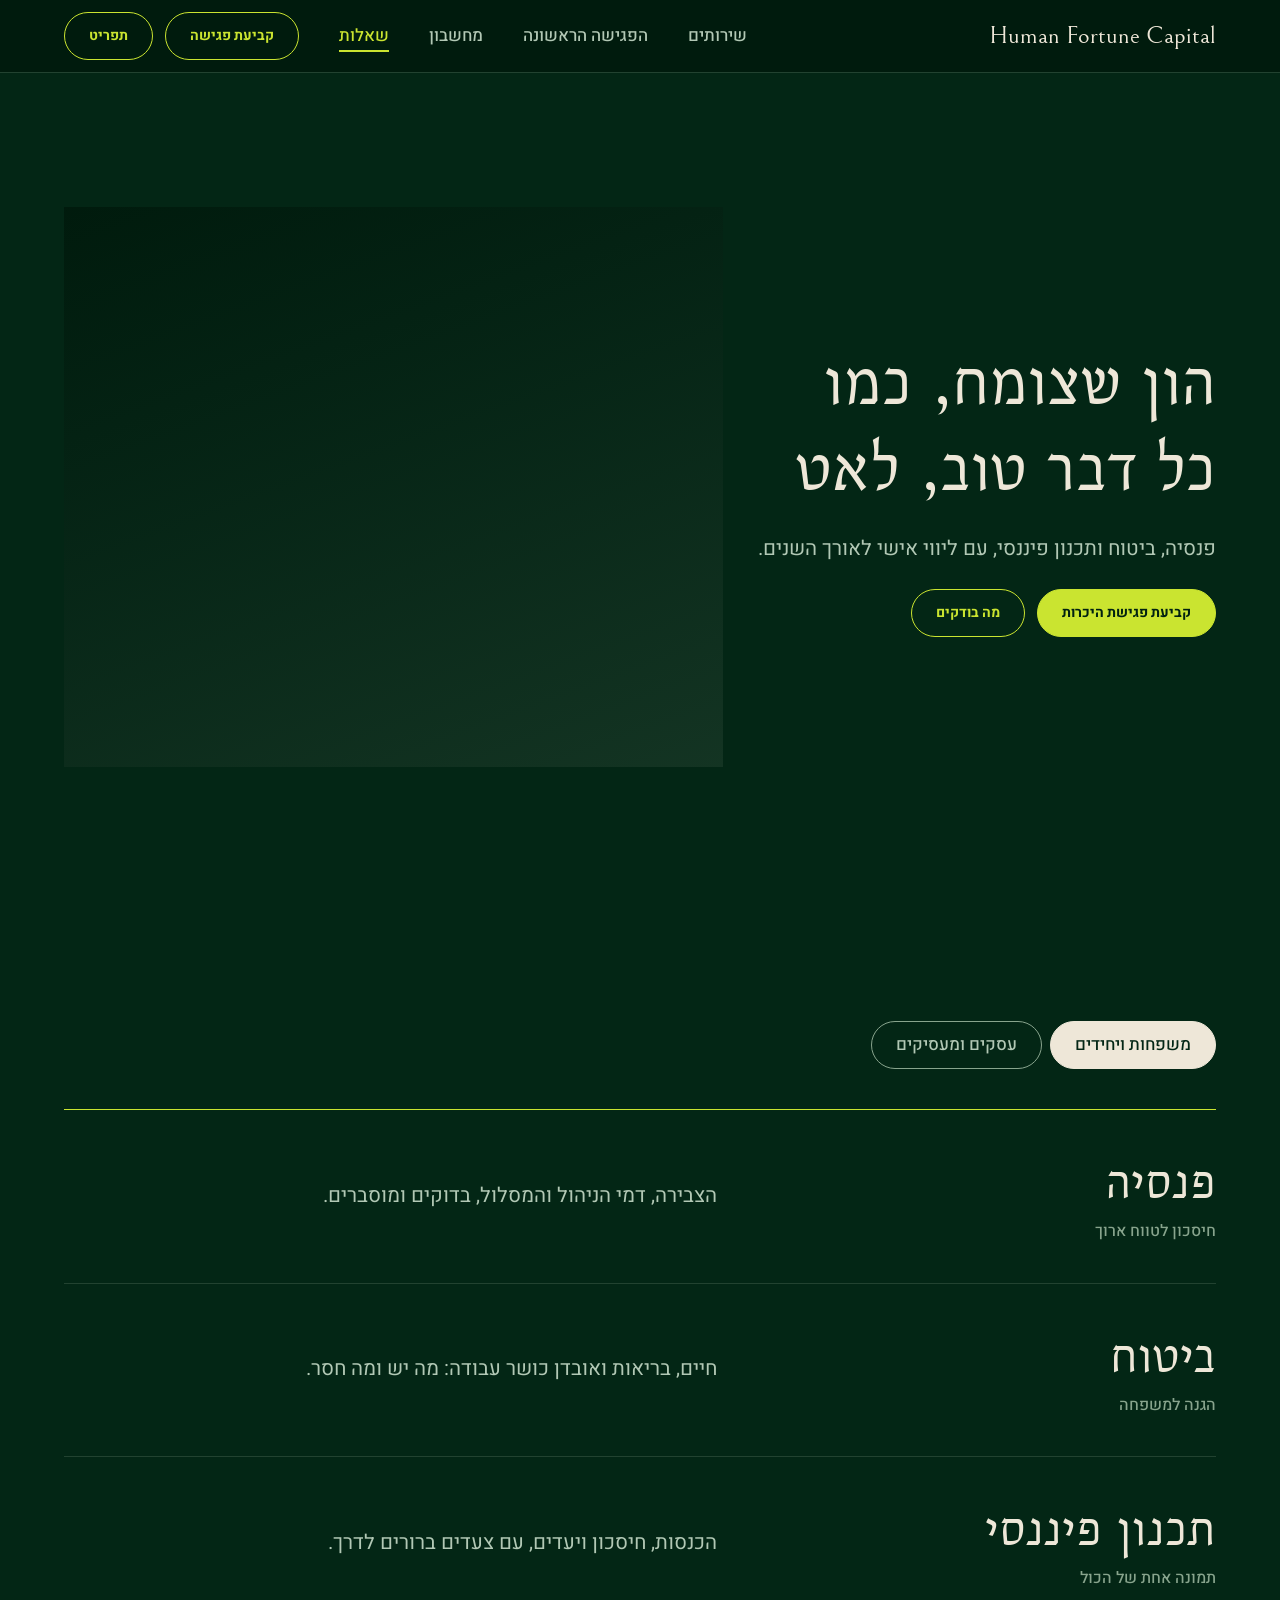
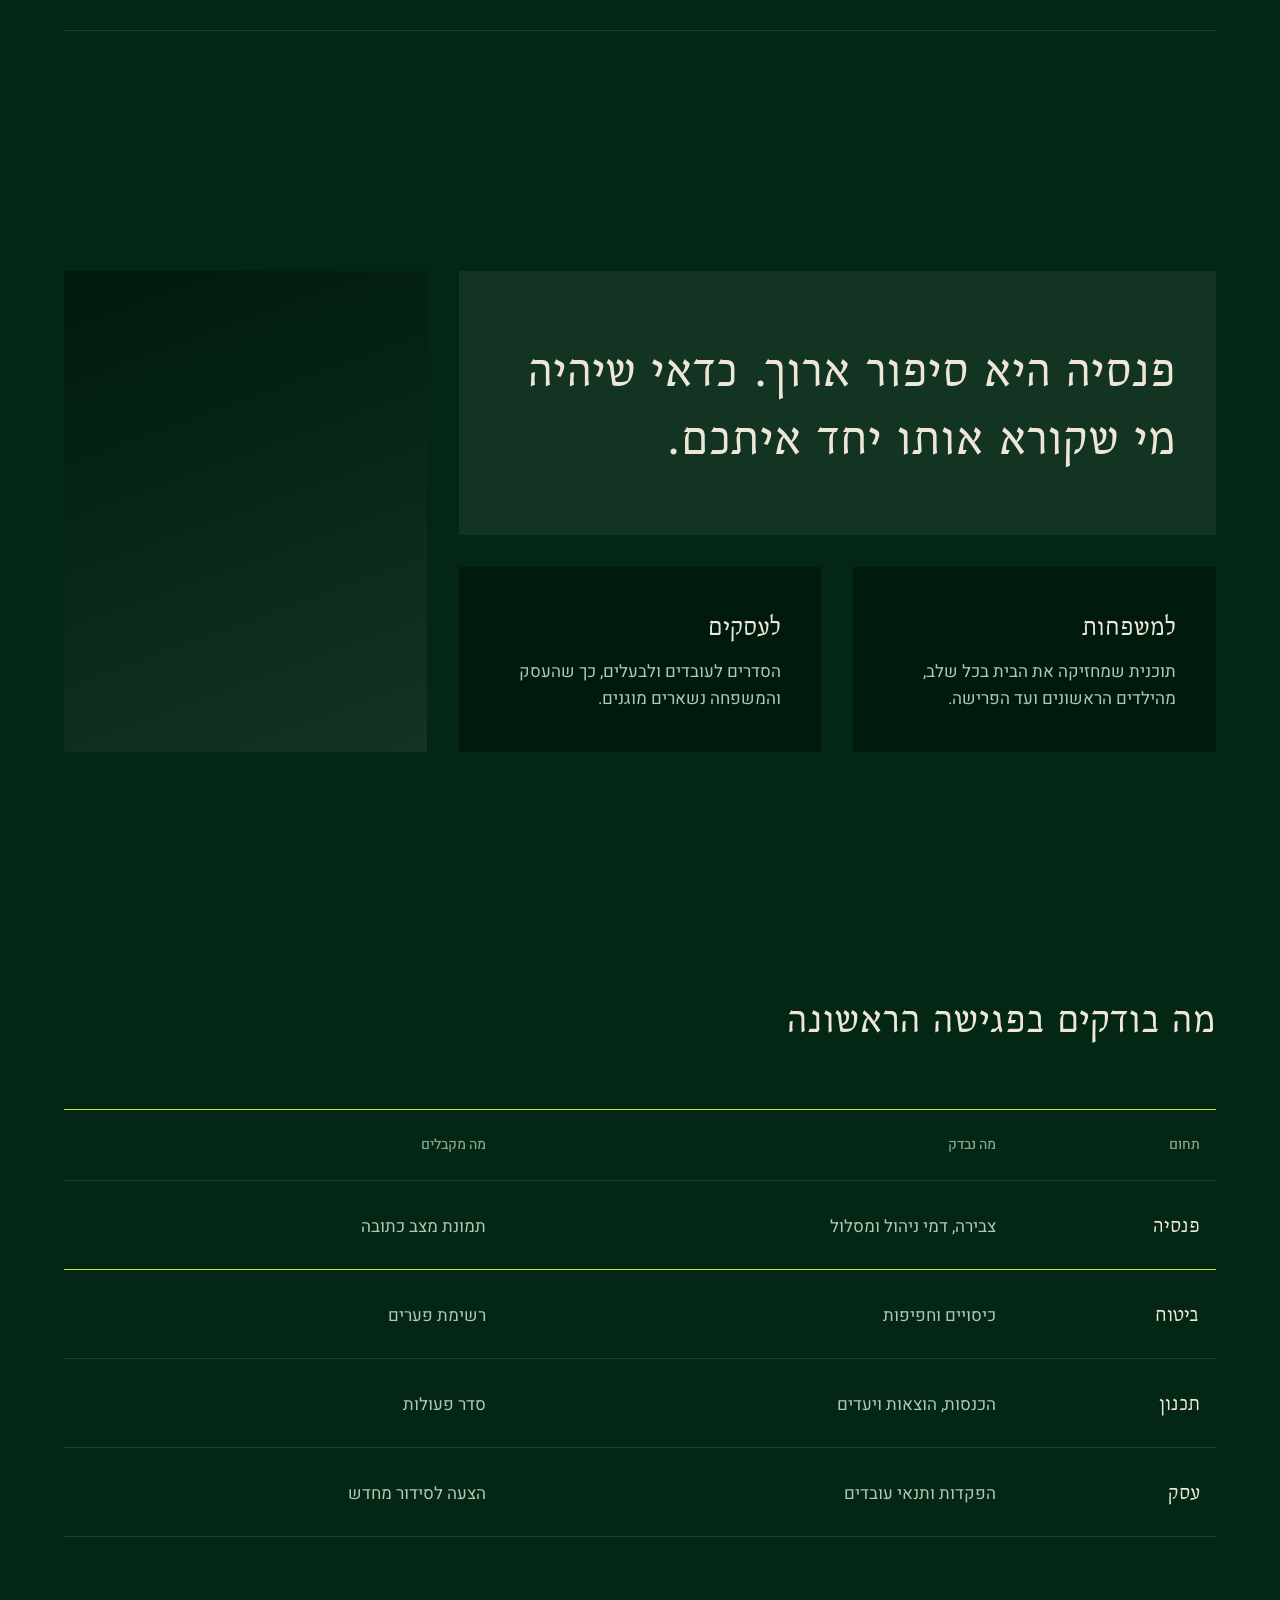
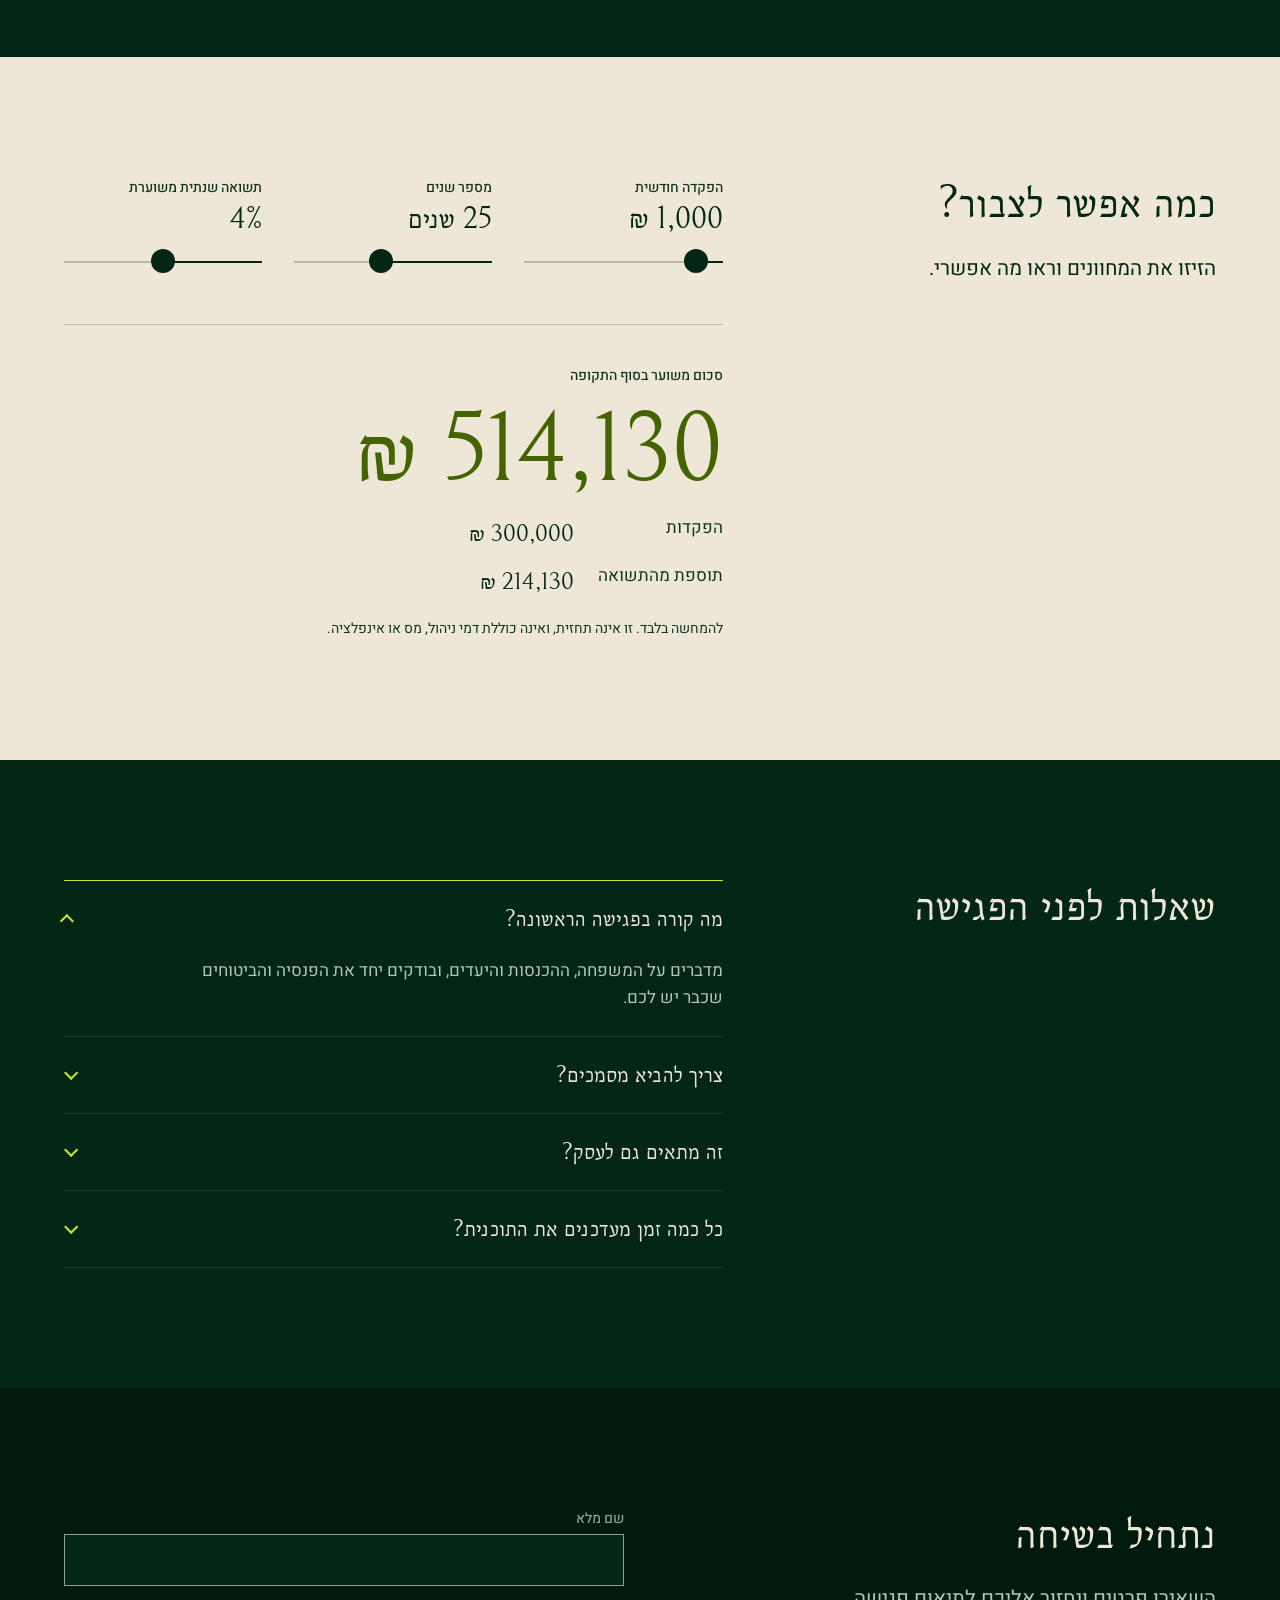
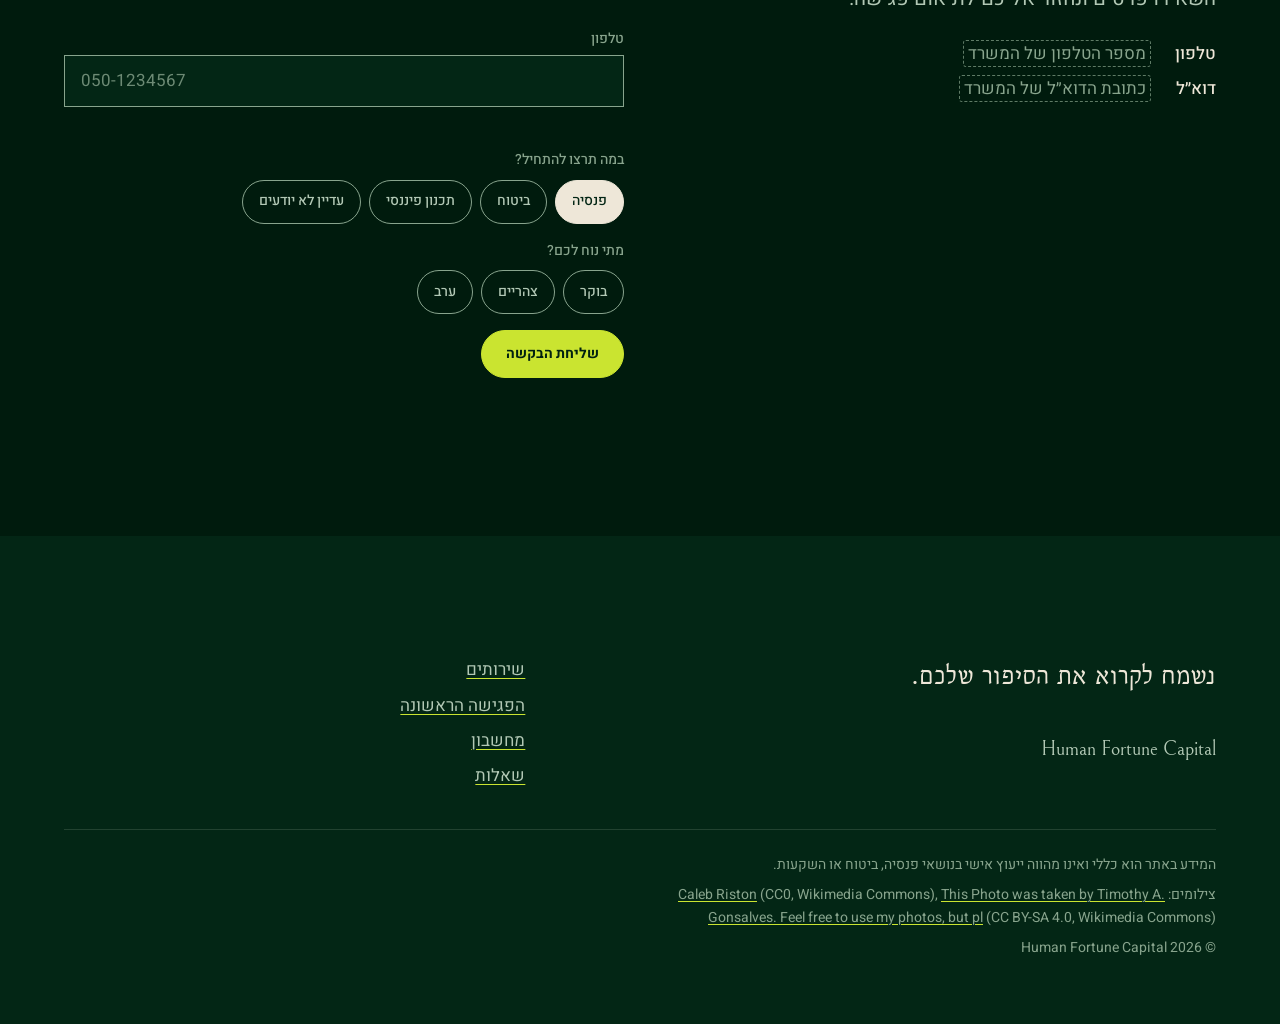
<file: hedgerow/index.html>
<!doctype html>
<html lang="he" dir="rtl">
<head>
<meta charset="utf-8">
<meta name="viewport" content="width=device-width, initial-scale=1">
<title>Human Fortune Capital | פנסיה, ביטוח ותכנון פיננסי</title>
<meta name="description" content="Human Fortune Capital מלווה משפחות ועסקים בניהול פנסיה, ביטוח ותכנון פיננסי, עם פגישת היכרות אישית.">
<link rel="icon" href="data:,">
<link rel="preconnect" href="https://fonts.googleapis.com"><link rel="preconnect" href="https://fonts.gstatic.com" crossorigin>
<link href="https://fonts.googleapis.com/css2?family=Bellefair&family=Heebo:wght@400;500;700&display=swap" rel="stylesheet">
<link rel="stylesheet" href="style.css">
<script>document.documentElement.classList.add('js');</script>
</head>
<body>
<div class="sentinel" data-sentinel></div>
<a class="skip" href="#main">דילוג לתוכן</a>

<header class="slab bar">
  <div class="container">
    <a class="mark latin" href="#top" aria-label="Human Fortune Capital, לראש הדף">Human Fortune Capital</a>
    <nav class="links" data-spy aria-label="ראשי">
      <a href="#services">שירותים</a>
      <a href="#first">הפגישה הראשונה</a>
      <a href="#calc">מחשבון</a>
      <a href="#faq">שאלות</a>
    </nav>
    <div class="acts">
      <a class="btn book" href="#book">קביעת פגישה</a>
      <button class="btn menu-btn" type="button" popovertarget="menu" aria-label="תפריט">תפריט</button>
    </div>
  </div>
  <nav class="menu" id="menu" popover aria-label="תפריט">
    <ul>
      <li><a href="#services">שירותים</a></li>
      <li><a href="#first">הפגישה הראשונה</a></li>
      <li><a href="#calc">מחשבון</a></li>
      <li><a href="#faq">שאלות</a></li>
      <li><a href="#book">קביעת פגישה</a></li>
    </ul>
  </nav>
</header>

<main id="main">
  <div class="container hero" id="top" data-nodock>
    <div class="grid">
      <div class="text">
        <h1>הון שצומח, כמו כל דבר טוב, לאט</h1>
        <p class="lead">פנסיה, ביטוח ותכנון פיננסי, עם ליווי אישי לאורך השנים.</p>
        <div class="acts"><a class="btn btn--primary" href="#book">קביעת פגישת היכרות</a><a class="btn" href="#first">מה בודקים</a></div>
      </div>
      <figure class="hero-pic" data-slot="hero" data-alt="נוף של גבעות או שדות בשעת שחר">
        <img src="https://upload.wikimedia.org/wikipedia/commons/thumb/f/f1/PalouseFromSteptoeButteMay2023-1.jpg/1280px-PalouseFromSteptoeButteMay2023-1.jpg" srcset="https://upload.wikimedia.org/wikipedia/commons/thumb/f/f1/PalouseFromSteptoeButteMay2023-1.jpg/960px-PalouseFromSteptoeButteMay2023-1.jpg 960w, https://upload.wikimedia.org/wikipedia/commons/thumb/f/f1/PalouseFromSteptoeButteMay2023-1.jpg/1280px-PalouseFromSteptoeButteMay2023-1.jpg 1280w, https://upload.wikimedia.org/wikipedia/commons/thumb/f/f1/PalouseFromSteptoeButteMay2023-1.jpg/1920px-PalouseFromSteptoeButteMay2023-1.jpg 1920w" sizes="(min-width: 60rem) 58vw, 100vw" width="9068" height="6045" alt="אובך זהוב מעל גבעות חקלאיות בשחר" style="object-position: 50% 55%" fetchpriority="high">
      </figure>
    </div>
  </div>

  <section id="services">
    <div class="container" data-switch>
      <fieldset class="tabs" role="tablist" aria-label="סוג הלקוח">
        <button type="button" role="tab" id="t1" aria-controls="p1" aria-selected="true">משפחות ויחידים</button>
        <button type="button" role="tab" id="t2" aria-controls="p2" aria-selected="false" tabindex="-1">עסקים ומעסיקים</button>
      </fieldset>
      <div role="tabpanel" id="p1" aria-labelledby="t1">
        <ul class="index">
          <li><h2>פנסיה<small class="sub">חיסכון לטווח ארוך</small></h2><p>הצבירה, דמי הניהול והמסלול, בדוקים ומוסברים.</p></li>
          <li><h2>ביטוח<small class="sub">הגנה למשפחה</small></h2><p>חיים, בריאות ואובדן כושר עבודה: מה יש ומה חסר.</p></li>
          <li><h2>תכנון פיננסי<small class="sub">תמונה אחת של הכול</small></h2><p>הכנסות, חיסכון ויעדים, עם צעדים ברורים לדרך.</p></li>
        </ul>
      </div>
      <div role="tabpanel" id="p2" aria-labelledby="t2">
        <ul class="index">
          <li><h2>פנסיה לעובדים<small class="sub">הסדרים בעסק</small></h2><p>הסדרת ההפקדות וההסדרים לעובדים, בלי ניירת מיותרת.</p></li>
          <li><h2>ביטוח לעסק<small class="sub">הגנה לעסק ולצוות</small></h2><p>כיסוי למעסיק, לעובדים ולמשפחה, שנבדק מחדש מדי שנה.</p></li>
          <li><h2>תכנון לבעלי עסקים<small class="sub">העסק והבית</small></h2><p>הפרדה ברורה בין כסף העסק לכסף האישי, ותוכנית לפרישה.</p></li>
        </ul>
      </div>
    </div>
  </section>

  <section id="approach">
    <div class="container">
      <div class="grid bento">
        <div class="tile t-say"><p>פנסיה היא סיפור ארוך. כדאי שיהיה מי שקורא אותו יחד איתכם.</p></div>
        <figure class="tile photo t-pic" data-slot="grow" data-alt="שתיל צעיר או צמח בצמיחה">
          <img src="https://upload.wikimedia.org/wikipedia/commons/thumb/2/21/Adenium_Seedling_18day_Uthandi_Aug21_D72_20806.jpg/1280px-Adenium_Seedling_18day_Uthandi_Aug21_D72_20806.jpg" srcset="https://upload.wikimedia.org/wikipedia/commons/thumb/2/21/Adenium_Seedling_18day_Uthandi_Aug21_D72_20806.jpg/960px-Adenium_Seedling_18day_Uthandi_Aug21_D72_20806.jpg 960w, https://upload.wikimedia.org/wikipedia/commons/thumb/2/21/Adenium_Seedling_18day_Uthandi_Aug21_D72_20806.jpg/1280px-Adenium_Seedling_18day_Uthandi_Aug21_D72_20806.jpg 1280w, https://upload.wikimedia.org/wikipedia/commons/thumb/2/21/Adenium_Seedling_18day_Uthandi_Aug21_D72_20806.jpg/1920px-Adenium_Seedling_18day_Uthandi_Aug21_D72_20806.jpg 1920w" sizes="(min-width: 60rem) 33vw, 100vw" width="3200" height="4000" alt="שתיל צעיר עם עלים ירוקים בעציץ חרס" style="object-position: 50% 60%" loading="lazy">
        </figure>
        <div class="tile t-text"><h3>למשפחות</h3><p>תוכנית שמחזיקה את הבית בכל שלב, מהילדים הראשונים ועד הפרישה.</p></div>
        <div class="tile t-text"><h3>לעסקים</h3><p>הסדרים לעובדים ולבעלים, כך שהעסק והמשפחה נשארים מוגנים.</p></div>
      </div>
    </div>
  </section>

  <section id="first">
    <div class="container">
      <div class="sec-head"><h2>מה בודקים בפגישה הראשונה</h2></div>
      <table class="log">
        <thead><tr><th scope="col">תחום</th><th scope="col">מה נבדק</th><th scope="col">מה מקבלים</th></tr></thead>
        <tbody>
          <tr><th scope="row">פנסיה</th><td data-label="מה נבדק">צבירה, דמי ניהול ומסלול</td><td data-label="מה מקבלים">תמונת מצב כתובה</td></tr>
          <tr><th scope="row">ביטוח</th><td data-label="מה נבדק">כיסויים וחפיפות</td><td data-label="מה מקבלים">רשימת פערים</td></tr>
          <tr><th scope="row">תכנון</th><td data-label="מה נבדק">הכנסות, הוצאות ויעדים</td><td data-label="מה מקבלים">סדר פעולות</td></tr>
          <tr><th scope="row">עסק</th><td data-label="מה נבדק">הפקדות ותנאי עובדים</td><td data-label="מה מקבלים">הצעה לסידור מחדש</td></tr>
        </tbody>
      </table>
    </div>
  </section>

  <section class="band--cream" id="calc">
    <div class="container grid">
      <div class="head">
        <h2>כמה אפשר לצבור?</h2>
        <p class="lead">הזיזו את המחוונים וראו מה אפשרי.</p>
      </div>
      <form class="calc" data-calc aria-label="מחשבון חיסכון">
        <div class="rng">
          <div class="row"><label for="c-deposit">הפקדה חודשית</label><output for="c-deposit" data-v="deposit">1,000 ₪</output></div>
          <input id="c-deposit" name="deposit" type="range" min="200" max="10000" step="100" value="1000">
        </div>
        <div class="rng">
          <div class="row"><label for="c-years">מספר שנים</label><output for="c-years" data-v="years">25 שנים</output></div>
          <input id="c-years" name="years" type="range" min="5" max="40" step="1" value="25">
        </div>
        <div class="rng">
          <div class="row"><label for="c-rate">תשואה שנתית משוערת</label><output for="c-rate" data-v="rate">4%</output></div>
          <input id="c-rate" name="rate" type="range" min="0" max="8" step="0.5" value="4">
        </div>
        <div class="out">
          <p class="out-label">סכום משוער בסוף התקופה</p>
          <p class="out-fig figure" data-out="total">‏514,130 ‏₪</p>
          <dl class="out-rows">
            <dt>הפקדות</dt><dd class="figure" data-out="dep">‏300,000 ‏₪</dd>
            <dt>תוספת מהתשואה</dt><dd class="figure" data-out="gain">‏214,130 ‏₪</dd>
          </dl>
          <p class="note">להמחשה בלבד. זו אינה תחזית, ואינה כוללת דמי ניהול, מס או אינפלציה.</p>
        </div>
        <p class="visually-hidden" data-live aria-live="polite"></p>
      </form>
    </div>
  </section>

  <section id="faq">
    <div class="container grid">
      <div class="head"><h2>שאלות לפני הפגישה</h2></div>
      <div class="qa">
        <details name="faq" open><summary>מה קורה בפגישה הראשונה?</summary><p>מדברים על המשפחה, ההכנסות והיעדים, ובודקים יחד את הפנסיה והביטוחים שכבר יש לכם.</p></details>
        <details name="faq"><summary>צריך להביא מסמכים?</summary><p>כדאי להביא דוח פנסיה עדכני ופוליסות ביטוח, אם יש. אם אין, מתחילים מהשיחה.</p></details>
        <details name="faq"><summary>זה מתאים גם לעסק?</summary><p>כן. יש התאמה למעסיקים ולבעלי עסקים, להסדרי עובדים ולביטוח של העסק.</p></details>
        <details name="faq"><summary>כל כמה זמן מעדכנים את התוכנית?</summary><p>בכל שינוי משמעותי בחיים, ובדיקה קבועה פעם בשנה.</p></details>
      </div>
    </div>
  </section>

  <section class="book-band" id="book" data-nodock>
    <div class="container grid">
      <div class="head">
        <h2>נתחיל בשיחה</h2>
        <p class="lead">השאירו פרטים ונחזור אליכם לתיאום פגישה.</p>
        <dl class="facts">
          <dt>טלפון</dt><dd><span class="fill" data-fill="phone">מספר הטלפון של המשרד</span></dd>
          <dt>דוא״ל</dt><dd><span class="fill" data-fill="email">כתובת הדוא״ל של המשרד</span></dd>
        </dl>
      </div>
      <form data-endpoint="" novalidate>
        <div class="f"><label for="name">שם מלא</label><input id="name" name="name" type="text" autocomplete="name" required aria-required="true" aria-describedby="e-name" data-err="כתבו שם מלא, כדי שנדע למי לחזור."><p class="err" id="e-name"></p></div>
        <div class="f"><label for="phone">טלפון</label><input id="phone" name="phone" type="tel" inputmode="tel" autocomplete="tel" placeholder="050-1234567" required aria-required="true" aria-describedby="e-phone" data-err="מספר הטלפון נראה חלקי. כתבו לפחות תשע ספרות."><p class="err" id="e-phone"></p></div>
        <fieldset class="opts"><legend>במה תרצו להתחיל?</legend>
          <input type="radio" name="topic" id="o1" value="pension" checked><label for="o1">פנסיה</label>
          <input type="radio" name="topic" id="o2" value="insurance"><label for="o2">ביטוח</label>
          <input type="radio" name="topic" id="o3" value="planning"><label for="o3">תכנון פיננסי</label>
          <input type="radio" name="topic" id="o4" value="unsure"><label for="o4">עדיין לא יודעים</label>
        </fieldset>
        <fieldset class="opts"><legend>מתי נוח לכם?</legend>
          <input type="radio" name="when" id="w1" value="morning"><label for="w1">בוקר</label>
          <input type="radio" name="when" id="w2" value="noon"><label for="w2">צהריים</label>
          <input type="radio" name="when" id="w3" value="evening"><label for="w3">ערב</label>
        </fieldset>
        <button class="btn btn--primary" type="submit">שליחת הבקשה</button>
        <p class="help" data-help aria-live="polite"></p>
      </form>
    </div>
  </section>
</main>

<div class="dock"><a class="btn btn--primary" href="#book">קביעת פגישת היכרות</a></div>

<footer class="letter" data-nodock>
  <div class="container grid">
    <div class="sign">
      <p>נשמח לקרוא את הסיפור שלכם.</p>
      <a class="mark latin" href="#top" aria-label="Human Fortune Capital, לראש הדף">Human Fortune Capital</a>
    </div>
    <nav aria-label="בתחתית הדף">
      <ul><li><a href="#services">שירותים</a></li><li><a href="#first">הפגישה הראשונה</a></li><li><a href="#calc">מחשבון</a></li><li><a href="#faq">שאלות</a></li></ul>
    </nav>
    <div class="legal">
      <p>המידע באתר הוא כללי ואינו מהווה ייעוץ אישי בנושאי פנסיה, ביטוח או השקעות.</p>
      <p data-credits>צילומים: <a href="https://commons.wikimedia.org/wiki/File:PalouseFromSteptoeButteMay2023-1.jpg">Caleb Riston</a> (CC0, Wikimedia Commons), <a href="https://commons.wikimedia.org/wiki/File:Adenium_Seedling_18day_Uthandi_Aug21_D72_20806.jpg">This Photo was taken by Timothy A. Gonsalves. Feel free to use my photos, but pl</a> (CC BY-SA 4.0, Wikimedia Commons)</p>
      <p>© 2026 Human Fortune Capital</p>
    </div>
  </div>
</footer>

<script>
(() => {
  const $ = (s, r = document) => r.querySelector(s), $$ = (s, r = document) => [...r.querySelectorAll(s)];
  const io = 'IntersectionObserver' in window;

  // menu: close the popover after a link is chosen
  const menu = $('#menu');
  if (menu && menu.hidePopover) $$('a', menu).forEach((a) => a.addEventListener('click', () => menu.hidePopover()));

  // scrollspy: mark the nav link of the section in view
  const links = $$('[data-spy] a[href^="#"]');
  if (io && links.length) {
    const spy = new IntersectionObserver((es) => es.forEach((e) => {
      if (!e.isIntersecting) return;
      links.forEach((a) => (a.getAttribute('href') === '#' + e.target.id ? a.setAttribute('aria-current', 'true') : a.removeAttribute('aria-current')));
    }), { rootMargin: '-40% 0px -55% 0px' });
    new Set(links.map((a) => $(a.getAttribute('href')))).forEach((s) => s && spy.observe(s));
  }

  // nav gets a shadow once the page has scrolled
  const bar = $('.bar'), sentinel = $('[data-sentinel]');
  if (io && bar && sentinel) new IntersectionObserver(([e]) => bar.classList.toggle('is-stuck', !e.isIntersecting)).observe(sentinel);

  // mobile dock: shows the booking action whenever no booking surface is on screen
  const dock = $('.dock');
  if (io && dock) {
    dock.setAttribute('inert', '');
    const seen = new Set();
    const sync = () => { const on = seen.size === 0; dock.classList.toggle('is-on', on); dock.toggleAttribute('inert', !on); };
    const watch = new IntersectionObserver((es) => { es.forEach((e) => (e.isIntersecting ? seen.add(e.target) : seen.delete(e.target))); sync(); });
    $$('[data-nodock]').forEach((el) => watch.observe(el));
  }

  // tabs (switcher): every panel shows without script
  $$('[data-switch]').forEach((root) => {
    const tabs = $$('[role=tab]', root), panels = tabs.map((t) => document.getElementById(t.getAttribute('aria-controls')));
    const pick = (i) => tabs.forEach((t, j) => { t.setAttribute('aria-selected', i === j); t.tabIndex = i === j ? 0 : -1; panels[j].hidden = i !== j; });
    pick(0);
    tabs.forEach((t, i) => {
      t.addEventListener('click', () => pick(i));
      t.addEventListener('keydown', (e) => {
        const d = { ArrowRight: -1, ArrowLeft: 1 }[e.key]; // RTL: right arrow is the previous tab
        if (!d) return; e.preventDefault();
        const n = (i + d + tabs.length) % tabs.length; pick(n); tabs[n].focus();
      });
    });
  });

  // calculator: future value of a monthly deposit, shown as an illustration only
  $$('[data-calc]').forEach((f) => {
    const cur = new Intl.NumberFormat('he-IL', { style: 'currency', currency: 'ILS', maximumFractionDigits: 0 });
    const num = new Intl.NumberFormat('he-IL');
    const show = { deposit: (v) => cur.format(v), years: (v) => num.format(v) + ' שנים', rate: (v) => num.format(v) + '%' };
    const live = $('[data-live]', f); let t;
    const calc = () => {
      for (const k of Object.keys(show)) {
        const el = f.elements[k];
        el.style.setProperty('--pct', ((el.value - el.min) / (el.max - el.min)) * 100 + '%');
        $(`[data-v="${k}"]`, f).textContent = show[k](+el.value);
      }
      const p = +f.elements.deposit.value, n = +f.elements.years.value * 12, i = +f.elements.rate.value / 100 / 12;
      const total = i ? (p * ((1 + i) ** n - 1)) / i : p * n, dep = p * n;
      $('[data-out=total]', f).textContent = cur.format(total);
      $('[data-out=dep]', f).textContent = cur.format(dep);
      $('[data-out=gain]', f).textContent = cur.format(total - dep);
      clearTimeout(t); t = setTimeout(() => { if (live) live.textContent = 'סכום משוער בסוף התקופה: ' + cur.format(total); }, 500);
    };
    f.addEventListener('input', calc); f.addEventListener('submit', (e) => e.preventDefault()); calc();
  });

  // booking forms: validate on blur once touched, then on input; nothing is sent until an endpoint is set
  const rules = { name: (v) => v.trim().length >= 2, phone: (v) => v.replace(/\D/g, '').length >= 9 };
  $$('form[data-endpoint]').forEach((form) => {
    const help = $('[data-help]', form);
    const fields = $$('input[data-err]', form);
    const check = (inp) => {
      const ok = rules[inp.name](inp.value);
      inp.toggleAttribute('aria-invalid', !ok);
      $('#' + inp.getAttribute('aria-describedby')).textContent = ok ? '' : inp.dataset.err;
      return ok;
    };
    fields.forEach((inp) => {
      let touched = false;
      inp.addEventListener('blur', () => { touched = true; check(inp); });
      inp.addEventListener('input', () => touched && check(inp));
    });
    form.addEventListener('submit', (e) => {
      e.preventDefault();
      const bad = fields.filter((i) => !check(i));
      if (bad.length) { help.textContent = ''; bad[0].focus(); return; }
      if (!form.dataset.endpoint) { help.textContent = 'הטופס עדיין לא מחובר, ולכן לא נשלח דבר.'; return; }
      const btn = $('[type=submit]', form); btn.setAttribute('aria-busy', 'true'); btn.setAttribute('aria-disabled', 'true');
      fetch(form.dataset.endpoint, { method: 'POST', body: new FormData(form) })
        .then((r) => { help.textContent = r.ok ? 'הבקשה נשלחה. נחזור אליכם בהקדם.' : 'השליחה לא הצליחה. נסו שוב בעוד דקה.'; })
        .catch(() => { help.textContent = 'השליחה לא הצליחה. נסו שוב בעוד דקה.'; })
        .finally(() => { btn.removeAttribute('aria-busy'); btn.removeAttribute('aria-disabled'); });
    });
  });
})();

</script>
<script>window.hallmarkSlots = (m) => { for (const [k, v] of Object.entries(m)) { const s = document.querySelector(`[data-slot="${k}"]`); if (!s) continue; const im = new Image(); im.src = typeof v === 'string' ? v : v.src; im.alt = (typeof v === 'object' && v.alt) || s.dataset.alt || ''; s.querySelectorAll(':scope > img').forEach((o) => o.remove()); s.prepend(im); } };
document.querySelectorAll('[data-slot] img').forEach((i) => { if (i.complete && !i.naturalWidth) i.remove(); else i.addEventListener('error', () => i.remove(), { once: true }); });</script>
</body>
</html>
</file>
<file: atelier/style.css>
/* Hallmark · shape: Split Studio · genre: editorial · theme: Atelier (deal 1/3, seed hebrew-rtl-human-fortune-b2d6·938e5c61·2026-11-10·r0) · job: book · draw: 5c35e1
 * hero: Ledge · nav: masthead (wordmark centred, links and the booking at the edges) · footer: index columns (three, short) · imagery: photographs, library 2, warm · signature: the consultation request as a letterpress card on cotton stock
 * axes: light/roman-serif/cool · posture: restrained · contrast: pass · fold: pass · v2.0.0 */
/* Hallmark · pre-emit critique: P4 H4 E4 S4 R5 V4 · weakest: P, the page argues for one thing (a plan that outlasts one generation) so the family photograph leads the middle and the services stay in plain rows */
/* Hallmark · answered F3 · the hero head is one short sentence of four words and balances itself on two lines */
/* Hallmark · answered hebrew-faces · the theme's Sentient and Hanken have no Hebrew glyphs, so Frank Ruhl Libre (light roman serif) and Assistant stand in on the same roles */
:root {
  color-scheme: light;
  --color-paper: oklch(94.5% 0.010 76); --color-paper-2: oklch(91.8% 0.013 74); --color-paper-3: oklch(88% 0.015 72);
  --color-ink: oklch(19% 0.024 52); --color-ink-2: oklch(31% 0.018 54); --color-muted: oklch(47% 0.014 60);
  --color-rule: oklch(81% 0.011 70);
  --color-accent: oklch(41% 0.075 248); --color-accent-ink: oklch(96% 0.008 76); --color-focus: oklch(50% 0.095 248);
  --color-card: oklch(97.6% 0.007 82); --color-card-edge: oklch(86% 0.012 72); --color-pencil: oklch(52% 0.010 62);
  --card-lit: oklch(98.4% 0.006 84); --card-shade: oklch(96.4% 0.008 78); --lit: oklch(99.6% 0.004 85 / 0.9);
  --font-display: "Frank Ruhl Libre", Georgia, serif; --font-body: "Assistant", system-ui, sans-serif;
  --font-outlier: var(--font-body);
  --radius-card: 0; --radius-pill: 3px; --rule-hair: 1px; --rule-head: 1px;
  --shadow-card: 0 0 0 1px oklch(30% 0.03 55 / 0.05), 0.5px 1px 1px oklch(30% 0.03 55 / 0.08), 3px 8px 14px -6px oklch(30% 0.03 55 / 0.14), 14px 36px 64px -28px oklch(30% 0.03 55 / 0.3);
  --tracking-display: 0; --tracking-statement: 0; --display-weight: 300; --statement-weight: 300; --serif-small: 400;
  --grain: url("data:image/svg+xml;utf8,<svg xmlns='http://www.w3.org/2000/svg' width='180' height='180'><filter id='n'><feTurbulence type='fractalNoise' baseFrequency='1.15' numOctaves='2' stitchTiles='stitch'/><feColorMatrix values='0 0 0 0 0.3  0 0 0 0 0.25  0 0 0 0 0.2  0 0 0 0.6 0'/></filter><rect width='100%25' height='100%25' filter='url(%23n)'/></svg>");
  --fibre: url("data:image/svg+xml;utf8,<svg xmlns='http://www.w3.org/2000/svg' width='220' height='220'><filter id='f'><feTurbulence type='fractalNoise' baseFrequency='0.85' numOctaves='3' stitchTiles='stitch'/><feColorMatrix values='0 0 0 0 0.4  0 0 0 0 0.34  0 0 0 0 0.28  0 0 0 0.35 0'/></filter><rect width='100%25' height='100%25' filter='url(%23f)'/></svg>");
  --nav-h: 80px;
}

:root {
  --space-3xs: 2px; --space-2xs: 4px; --space-xs: 8px; --space-sm: 12px; --space-md: 16px; --space-lg: 24px; --space-xl: 40px; --space-2xl: 64px; --space-3xl: 96px; --space-4xl: 144px;
  --text-xs: 0.8125rem; --text-sm: 0.875rem; --text-md: 1rem; --text-lg: 1.25rem; --text-xl: 1.5625rem; --text-2xl: 1.953rem; --text-3xl: 2.441rem;
  --text-display-s: clamp(2.25rem, 4vw + 0.5rem, 3.75rem); --text-display: clamp(2.75rem, 5vw + 1rem, 5.25rem);
  --text-section: clamp(2rem, 2.5vw + 1rem, 3.5rem); --text-title: clamp(1.25rem, 0.75vw + 0.875rem, 1.625rem); --text-lead: clamp(1.125rem, 0.35vw + 1rem, 1.375rem);
  --ease-out: cubic-bezier(0.16, 1, 0.3, 1); --ease-in: cubic-bezier(0.7, 0, 0.84, 0); --ease-in-out: cubic-bezier(0.65, 0, 0.35, 1);
  --dur-micro: 120ms; --dur-short: 220ms; --dur-long: 420ms;
  --container: 1440px; --gutter: 64px; --gap-columns: 32px; --section-gap-s: 120px; --section-gap: 144px; --section-gap-l: 176px;
  --z-base: 1; --z-raised: 10; --z-dropdown: 100; --z-sticky: 200; --z-sticky-nav: 300; --z-modal: 400; --z-toast: 500; --z-tooltip: 600;
}
*, *::before, *::after { box-sizing: border-box; }
html, body { overflow-x: clip; }
html { scrollbar-color: var(--color-muted) var(--color-paper); scroll-padding-top: var(--space-3xl); }
body { margin: 0; background: var(--color-paper); color: var(--color-ink); font-family: var(--font-body); font-size: var(--text-md); line-height: 1.6; -webkit-font-smoothing: antialiased; caret-color: var(--color-accent); }
::selection { background: color-mix(in oklab, var(--color-accent) 22%, transparent); color: var(--color-ink); }
:focus-visible { outline: 2px solid var(--color-focus); outline-offset: 2px; }
a { color: inherit; text-decoration-thickness: 1px; text-underline-offset: 0.16em; }
h1, h2, h3 { margin: 0; font-family: var(--font-display); font-weight: var(--display-weight, 700); font-synthesis: none; letter-spacing: var(--tracking-display); line-height: 1.1; overflow-wrap: break-word; min-width: 0; text-wrap: balance; }
h1 { max-width: 20ch; font-size: var(--text-display); } h2 { max-width: 30ch; font-size: var(--text-section); } h3 { max-width: 40ch; font-size: var(--text-title); line-height: 1.25; }
.lead { font-size: var(--text-lead); line-height: 1.55; max-width: 52ch; }
p { margin: 0; text-wrap: pretty; }
p:not([class]) { max-width: 65ch; }
img, video { max-width: 100%; height: auto; display: block; }
svg { display: block; }
ul, ol { margin: 0; padding: 0; list-style: none; }
[hidden] { display: none !important; }
button, input, select, textarea { font: inherit; }
.container { width: 100%; max-width: var(--container); margin-inline: auto; padding-inline: var(--gutter); }
.num, .figure { font-variant-numeric: tabular-nums; }
.visually-hidden { position: absolute; width: 1px; height: 1px; overflow: hidden; clip-path: inset(50%); white-space: nowrap; }
.latin { direction: ltr; unicode-bidi: isolate; display: inline-block; }
[data-slot] { position: relative; overflow: hidden; margin: 0; background: linear-gradient(160deg, var(--color-paper-2, var(--color-paper)), var(--color-paper-3, var(--color-paper))); }
[data-slot] > img { position: absolute; inset: 0; width: 100%; height: 100%; object-fit: cover; z-index: 1; }
[data-slot]:has(> img) > :not(img):not([data-keep]) { display: none !important; }
.skip { position: absolute; inset-inline-start: var(--space-md); top: calc(-1 * var(--space-3xl)); z-index: var(--z-toast); padding: var(--space-xs) var(--space-md); background: var(--color-ink); color: var(--color-paper); }
.skip:focus-visible { top: var(--space-md); }
.fill { padding: 0 0.25em; border: 1px dashed color-mix(in oklch, var(--color-muted) 70%, transparent); border-radius: 3px; color: var(--color-muted); -webkit-box-decoration-break: clone; box-decoration-break: clone; }
@media (max-width: 60rem) { :root { --gutter: 24px; --section-gap-s: 80px; --section-gap: 96px; --section-gap-l: 120px; } }
@media (max-width: 40rem) { :root { --gutter: 16px; --section-gap-s: 56px; --section-gap: 72px; --section-gap-l: 96px; --gap-columns: 16px; } }
@media (prefers-reduced-motion: reduce) { *:not(.keep-motion), *:not(.keep-motion)::before, *:not(.keep-motion)::after { animation-duration: 0.01ms !important; animation-iteration-count: 1 !important; transition-duration: 0.01ms !important; scroll-behavior: auto !important; } }

/* photographs: warm con=-6 vib=-10 */
[data-slot] > img { filter: sepia(0.28) saturate(0.89) contrast(0.94); outline: var(--rule-hair) solid color-mix(in oklab, var(--color-ink) 8%, transparent); outline-offset: -1px; }
body { color: var(--color-ink-2); }
body::before { content: ""; position: fixed; inset: 0; z-index: 0; pointer-events: none; background-image: var(--grain); background-size: 180px; opacity: 0.16; mix-blend-mode: multiply; }
main, header, footer { position: relative; z-index: var(--z-base); }
h1, h2 { color: var(--color-ink); } h3 { font-weight: var(--serif-small); color: var(--color-ink); }
.grid { display: grid; grid-template-columns: repeat(12, minmax(0, 1fr)); column-gap: var(--gap-columns); }

/* nav: masthead */
.bar { border-bottom: var(--rule-hair) solid var(--color-rule); }
.bar .container { display: grid; grid-template-columns: minmax(0, 1fr) auto minmax(0, 1fr); align-items: center; min-height: var(--nav-h); gap: var(--space-lg); }
.mark { font-family: var(--font-display); font-weight: var(--display-weight); font-size: var(--text-xl); color: var(--color-ink); text-decoration: none; white-space: nowrap; }
.links { display: flex; gap: var(--space-lg); font-size: var(--text-md); }
.links a { color: var(--color-ink-2); text-decoration: none; white-space: nowrap; }
.links a:hover { color: var(--color-ink); text-decoration: underline; text-decoration-color: var(--color-accent); }
.bar .book { justify-self: end; }
.book { color: var(--color-ink); text-decoration: underline; text-decoration-color: var(--color-accent); text-underline-offset: 0.3em; white-space: nowrap; }

/* controls */
.btn { display: inline-flex; align-items: center; justify-content: center; min-height: 52px; padding: 0 var(--space-lg); border: var(--rule-hair) solid var(--color-ink); border-radius: var(--radius-pill); background: transparent; color: var(--color-ink); font-size: var(--text-md); font-weight: 400; white-space: nowrap; text-decoration: none; cursor: pointer; transition: background-color var(--dur-short) var(--ease-out), color var(--dur-short) var(--ease-out); }
.btn:hover { background: var(--color-ink); color: var(--color-paper); }
.btn:active { background: var(--color-ink-2); color: var(--color-paper); }
.btn:disabled, .btn[aria-disabled="true"] { opacity: 0.55; cursor: not-allowed; }
.btn[aria-busy="true"] { cursor: progress; }

/* hero: ledge */
.hero { min-height: calc(100dvh - var(--nav-h)); display: grid; grid-template-rows: minmax(280px, 1fr) auto; gap: var(--space-xl); padding-block: var(--space-lg) var(--space-xl); }
.hero .field { min-height: 0; }
.hero .base { align-items: end; row-gap: var(--space-lg); }
.hero h1 { grid-column: 1 / span 7; max-width: 12ch; font-size: clamp(2.75rem, 4.6vw + 1rem, 5.25rem); line-height: 1.04; }
.hero .side { grid-column: 9 / -1; display: grid; gap: var(--space-lg); justify-items: start; }
.hero .acts { display: flex; flex-wrap: wrap; align-items: center; gap: var(--space-lg); }

/* sections */
section { padding-block: var(--section-gap-s); }
.rows-sec { padding-block: var(--section-gap) var(--section-gap-s); }
.head { grid-column: 1 / span 4; align-self: start; display: grid; gap: var(--space-lg); }
.rows-wrap { grid-column: 5 / -1; }
.seg { display: flex; flex-wrap: wrap; gap: var(--space-xs); margin: 0 0 var(--space-xl); padding: 0; border: 0; }
.seg button { min-height: 48px; padding: 0 var(--space-lg); border: var(--rule-hair) solid var(--color-rule); border-radius: var(--radius-pill); background: transparent; color: var(--color-ink-2); cursor: pointer; transition: background-color var(--dur-short) var(--ease-out), color var(--dur-short) var(--ease-out); }
.seg button:hover { color: var(--color-ink); border-color: var(--color-ink); }
.seg button[aria-selected="true"] { background: var(--color-ink); border-color: var(--color-ink); color: var(--color-paper); }
.seg button:active { background: var(--color-ink-2); }
.ruled { border-top: var(--rule-head) solid var(--color-ink); }
.ruled > li { display: grid; grid-template-columns: minmax(0, 5fr) minmax(0, 7fr); column-gap: var(--gap-columns); align-items: baseline; padding-block: var(--space-xl); border-top: var(--rule-hair) solid var(--color-rule); }
.ruled > li:first-child { border-top: 0; }
.ruled h3 { font-size: var(--text-2xl); }
.ruled p { color: var(--color-ink-2); max-width: 44ch; }

/* split */
.split { align-items: center; }
.split .copy { grid-column: 1 / span 5; display: grid; gap: var(--space-lg); }
.split .pic { grid-column: 7 / -1; aspect-ratio: 5 / 4; min-height: 440px; }
.dropcap::first-letter { float: inline-start; font: var(--serif-small) 3.3em/0.8 var(--font-display); padding-block-start: 0.1em; padding-inline-end: 0.12em; color: var(--color-accent); }
.split .copy .quiet { justify-self: start; }

/* steps */
.steps { counter-reset: s; display: grid; grid-template-columns: repeat(4, minmax(0, 1fr)); margin-top: var(--space-2xl); border-top: var(--rule-head) solid var(--color-ink); }
.steps li { counter-increment: s; display: grid; align-content: start; gap: var(--space-sm); padding: var(--space-xl) var(--space-lg) 0; border-inline-start: var(--rule-hair) solid var(--color-rule); }
.steps li:first-child { border-inline-start: 0; padding-inline-start: 0; }
.steps li::before { content: counter(s); font: var(--display-weight) var(--text-display-s)/1 var(--font-display); color: var(--color-muted); font-variant-numeric: tabular-nums; }
.steps p { color: var(--color-ink-2); }

/* booking card */
.book-sec { padding-block: var(--section-gap-s) var(--section-gap); }
.book-sec .head { grid-column: 1 / span 5; gap: var(--space-lg); }
.facts { display: grid; grid-template-columns: max-content 1fr; gap: var(--space-xs) var(--space-lg); margin: var(--space-md) 0 0; }
.facts dt { color: var(--color-ink); }
.facts dd { margin: 0; }
.stock { position: relative; grid-column: 7 / -1; padding: var(--space-xl) var(--space-xl) var(--space-xl); border-radius: 2px; background: var(--fibre) 0 0 / 220px, linear-gradient(160deg, var(--card-lit), var(--color-card) 55%, var(--card-shade)); box-shadow: var(--shadow-card), inset 1px 1px 0 var(--lit); text-shadow: 0 1px 0 var(--lit); }
.stock::before { content: ""; position: absolute; inset: 0.875rem; border: var(--rule-hair) solid var(--color-card-edge); pointer-events: none; }
.stock > * { position: relative; }
.stock h3 { font-size: var(--text-2xl); margin-bottom: var(--space-lg); }
.field-row { display: grid; margin-bottom: var(--space-lg); }
.field-row label, .topic legend { font-size: var(--text-sm); color: var(--color-muted); padding: 0; }
.field-row input { min-height: 52px; border: 0; border-bottom: var(--rule-hair) solid var(--color-ink-2); border-radius: 0; background: transparent; color: var(--color-ink); outline: 2px solid transparent; outline-offset: -3px; }
.field-row input:focus-visible { outline-color: var(--color-focus); }
.field-row input[aria-invalid] { border-bottom-color: var(--color-ink); background: color-mix(in oklab, var(--color-accent) 8%, transparent); }
.topic { border: 0; padding: 0; margin: 0 0 var(--space-lg); display: flex; flex-wrap: wrap; gap: var(--space-xs); }
.topic legend { width: 100%; margin-bottom: var(--space-xs); }
.topic input { position: absolute; opacity: 0; width: 1px; height: 1px; }
.topic label { display: inline-flex; align-items: center; min-height: 48px; padding: 0 var(--space-md); border-radius: 2px; background: var(--color-paper-2); box-shadow: inset 1px 1px 2px color-mix(in oklab, var(--color-ink) 12%, transparent); cursor: pointer; transition: background-color var(--dur-short) var(--ease-out); }
.topic label:hover { background: var(--color-paper-3); }
.topic input:checked + label { box-shadow: inset 0 0 0 1px var(--color-ink); }
.topic input:focus-visible + label { outline: 2px solid var(--color-focus); outline-offset: 2px; }
.help { min-height: 1lh; margin-top: var(--space-sm); font-size: var(--text-sm); color: var(--color-muted); }

/* footer */
footer { border-top: var(--rule-head) solid var(--color-ink); padding-block: var(--space-2xl) var(--space-xl); }
footer .grid { row-gap: var(--space-xl); }
footer .col1 { grid-column: 1 / span 5; display: grid; gap: var(--space-sm); align-content: start; }
footer .col2 { grid-column: 7 / span 3; }
footer .col3 { grid-column: 10 / -1; }
footer li + li { margin-top: var(--space-xs); }
footer a { color: var(--color-ink-2); }
footer .legal { grid-column: 1 / -1; font-size: var(--text-sm); color: var(--color-muted); border-top: var(--rule-hair) solid var(--color-rule); padding-top: var(--space-lg); display: grid; gap: var(--space-xs); }
footer .legal p { max-width: 70ch; }

@media (max-width: 60rem) {
  .bar .container { grid-template-columns: minmax(0, 1fr) auto; row-gap: 0; padding-block: var(--space-sm); }
  .mark { grid-column: 1; }
  .bar .book { grid-column: 2; }
  .links { grid-column: 1 / -1; grid-row: 2; overflow-x: auto; padding-bottom: var(--space-xs); }
  .hero { min-height: 0; grid-template-rows: auto auto; }
  .hero .field { aspect-ratio: 4 / 3; }
  .hero h1, .hero .side, .head, .rows-wrap, .split .copy, .split .pic, .book-sec .head, .stock, footer .col1, footer .col2, footer .col3 { grid-column: 1 / -1; }
  .hero .side { grid-row: auto; }
  .split .pic { min-height: 0; aspect-ratio: 4 / 5; margin-top: var(--space-xl); }
  .stock { margin-top: var(--space-xl); padding: var(--space-lg); }
  .ruled > li { grid-template-columns: minmax(0, 1fr); row-gap: var(--space-xs); padding-block: var(--space-lg); }
  .steps { grid-template-columns: repeat(2, minmax(0, 1fr)); }
  .steps li:nth-child(odd) { border-inline-start: 0; padding-inline-start: 0; }
  .steps li { padding-bottom: var(--space-lg); }
}
@media (max-width: 40rem) {
  .steps { grid-template-columns: minmax(0, 1fr); }
  .steps li { border-inline-start: 0; padding-inline: 0; border-top: var(--rule-hair) solid var(--color-rule); }
  .steps li:first-child { border-top: 0; }
}
footer .col1 .mark { justify-self: start; }
</file>
<file: coral/style.css>
/* Hallmark · shape: Letter · genre: modern-minimal · theme: Coral (deal 2/3, seed hebrew-rtl-human-fortune-b2d6·938e5c61·2026-11-10·r0) · job: book · draw: cf6a8c
 * hero: Counter (the request card on the felt desk is the visual) · nav: edge-aligned (wordmark and one action at opposite edges) · footer: mast (the wordmark large over the links) · imagery: photographs, library 2, muted · signature: the consultation request (now with a savings calculator on the board and a hero card that lands once) as a letterpress card on cotton stock, lit from the left
 * axes: light/grotesk-sans/warm · posture: restrained · contrast: pass · fold: pass · v2.0.0 */
/* Hallmark · pre-emit critique: P4 H4 E4 S4 R4 V4 · weakest: S, the calculator could be any bank; its figures read as paper (the result is a cotton card on the board) and the note says plainly it is an illustration */
/* Hallmark · answered F4 · the theme pairs a cotton card control with one ink-board primary; the card is the quiet secondary and never competes with the board button */
/* Hallmark · answered hebrew-faces · the theme's General Sans and Geist Mono have no Hebrew glyphs, so Rubik stands in for display and body; no mono figures are used */
:root {
  color-scheme: light;
  --color-paper: oklch(97% 0.006 55); --color-paper-2: oklch(94.5% 0.007 55); --color-paper-3: oklch(91.5% 0.009 55);
  --color-ink: oklch(21% 0.012 38); --color-ink-2: oklch(29% 0.013 40); --color-muted: oklch(47% 0.013 45);
  --color-rule: oklch(87% 0.009 55); --color-rule-2: oklch(81% 0.011 55);
  --color-accent: oklch(74% 0.125 30); --color-accent-ink: oklch(21% 0.012 38); --color-accent-2: oklch(54% 0.165 29); --color-focus: oklch(54% 0.17 30);
  --color-cotton: oklch(98.8% 0.0045 80); --color-desk: oklch(94.3% 0.008 64); --color-print: oklch(23% 0.012 38);
  --color-board: oklch(22% 0.011 40); --color-board-type: oklch(96.5% 0.006 70); --color-paid: oklch(55.5% 0.15 33);
  --tex-cotton: url("cotton.svg"); --tex-desk: url("felt.svg");
  --shade: 32% 0.03 50; --lit: 100% 0.005 80; --deep: 7% 0.01 40;
  --font-display: "Rubik", ui-sans-serif, system-ui, sans-serif; --font-body: var(--font-display);
  --font-outlier: var(--font-body);
  --radius-card: 8px; --radius-input: 6px; --radius-pill: 999px; --radius-stock: 8px; --rule-hair: 1px;
  --shadow-card: 0 1px 2px oklch(20% 0.01 35 / 0.05);
  --edge-stock: inset 0 1px 0 oklch(var(--lit) / 0.9), inset 0 -1px 0 oklch(var(--shade) / 0.07), 0 0 0 0.5px oklch(var(--shade) / 0.22), 0 1px 0 oklch(var(--shade) / 0.12);
  --cast-stock: 6px 5px 10px -6px oklch(var(--shade) / 0.3); --cast-stock-lift: 12px 10px 18px -8px oklch(var(--shade) / 0.3);
  --press-groove: inset 1px 1.5px 2px oklch(var(--shade) / 0.16), inset -1px -1px 0 oklch(var(--lit) / 0.9), 0 0 0 0.5px oklch(var(--shade) / 0.2);
  --tracking-display: -0.02em; --display-weight: 600;
  --nav-h: 72px;
}

:root {
  --space-3xs: 2px; --space-2xs: 4px; --space-xs: 8px; --space-sm: 12px; --space-md: 16px; --space-lg: 24px; --space-xl: 40px; --space-2xl: 64px; --space-3xl: 96px; --space-4xl: 144px;
  --text-xs: 0.8125rem; --text-sm: 0.875rem; --text-md: 1rem; --text-lg: 1.25rem; --text-xl: 1.5625rem; --text-2xl: 1.953rem; --text-3xl: 2.441rem;
  --text-display-s: clamp(2.25rem, 4vw + 0.5rem, 3.75rem); --text-display: clamp(2.75rem, 5vw + 1rem, 5.25rem);
  --text-section: clamp(2rem, 2.5vw + 1rem, 3.5rem); --text-title: clamp(1.25rem, 0.75vw + 0.875rem, 1.625rem); --text-lead: clamp(1.125rem, 0.35vw + 1rem, 1.375rem);
  --ease-out: cubic-bezier(0.16, 1, 0.3, 1); --ease-in: cubic-bezier(0.7, 0, 0.84, 0); --ease-in-out: cubic-bezier(0.65, 0, 0.35, 1);
  --dur-micro: 120ms; --dur-short: 220ms; --dur-long: 420ms;
  --container: 1440px; --gutter: 64px; --gap-columns: 32px; --section-gap-s: 120px; --section-gap: 144px; --section-gap-l: 176px;
  --z-base: 1; --z-raised: 10; --z-dropdown: 100; --z-sticky: 200; --z-sticky-nav: 300; --z-modal: 400; --z-toast: 500; --z-tooltip: 600;
}
*, *::before, *::after { box-sizing: border-box; }
html, body { overflow-x: clip; }
html { scrollbar-color: var(--color-muted) var(--color-paper); scroll-padding-top: var(--space-3xl); }
body { margin: 0; background: var(--color-paper); color: var(--color-ink); font-family: var(--font-body); font-size: var(--text-md); line-height: 1.6; -webkit-font-smoothing: antialiased; caret-color: var(--color-accent); }
::selection { background: color-mix(in oklab, var(--color-accent) 22%, transparent); color: var(--color-ink); }
:focus-visible { outline: 2px solid var(--color-focus); outline-offset: 2px; }
a { color: inherit; text-decoration-thickness: 1px; text-underline-offset: 0.16em; }
h1, h2, h3 { margin: 0; font-family: var(--font-display); font-weight: var(--display-weight, 700); font-synthesis: none; letter-spacing: var(--tracking-display); line-height: 1.1; overflow-wrap: break-word; min-width: 0; text-wrap: balance; }
h1 { max-width: 20ch; font-size: var(--text-display); } h2 { max-width: 30ch; font-size: var(--text-section); } h3 { max-width: 40ch; font-size: var(--text-title); line-height: 1.25; }
.lead { font-size: var(--text-lead); line-height: 1.55; max-width: 52ch; }
p { margin: 0; text-wrap: pretty; }
p:not([class]) { max-width: 65ch; }
img, video { max-width: 100%; height: auto; display: block; }
svg { display: block; }
ul, ol { margin: 0; padding: 0; list-style: none; }
[hidden] { display: none !important; }
button, input, select, textarea { font: inherit; }
.container { width: 100%; max-width: var(--container); margin-inline: auto; padding-inline: var(--gutter); }
.num, .figure { font-variant-numeric: tabular-nums; }
.visually-hidden { position: absolute; width: 1px; height: 1px; overflow: hidden; clip-path: inset(50%); white-space: nowrap; }
.latin { direction: ltr; unicode-bidi: isolate; display: inline-block; }
[data-slot] { position: relative; overflow: hidden; margin: 0; background: linear-gradient(160deg, var(--color-paper-2, var(--color-paper)), var(--color-paper-3, var(--color-paper))); }
[data-slot] > img { position: absolute; inset: 0; width: 100%; height: 100%; object-fit: cover; z-index: 1; }
[data-slot]:has(> img) > :not(img):not([data-keep]) { display: none !important; }
.skip { position: absolute; inset-inline-start: var(--space-md); top: calc(-1 * var(--space-3xl)); z-index: var(--z-toast); padding: var(--space-xs) var(--space-md); background: var(--color-ink); color: var(--color-paper); }
.skip:focus-visible { top: var(--space-md); }
.fill { padding: 0 0.25em; border: 1px dashed color-mix(in oklch, var(--color-muted) 70%, transparent); border-radius: 3px; color: var(--color-muted); -webkit-box-decoration-break: clone; box-decoration-break: clone; }
@media (max-width: 60rem) { :root { --gutter: 24px; --section-gap-s: 80px; --section-gap: 96px; --section-gap-l: 120px; } }
@media (max-width: 40rem) { :root { --gutter: 16px; --section-gap-s: 56px; --section-gap: 72px; --section-gap-l: 96px; --gap-columns: 16px; } }
@media (prefers-reduced-motion: reduce) { *:not(.keep-motion), *:not(.keep-motion)::before, *:not(.keep-motion)::after { animation-duration: 0.01ms !important; animation-iteration-count: 1 !important; transition-duration: 0.01ms !important; scroll-behavior: auto !important; } }

/* photographs: muted sepia=8 */
[data-slot] > img { filter: saturate(0.8) sepia(0.08); outline: var(--rule-hair) solid color-mix(in oklab, var(--color-ink) 8%, transparent); outline-offset: -1px; }
html { scroll-padding-top: calc(var(--nav-h) + var(--space-lg)); scroll-behavior: smooth; }
body { color: var(--color-ink-2); }
h1, h2, h3 { color: var(--color-ink); }
.grid { display: grid; grid-template-columns: repeat(12, minmax(0, 1fr)); column-gap: var(--gap-columns); }
a:hover { text-decoration-color: var(--color-accent-2); }
.sentinel { position: absolute; top: 0; inset-inline-start: 0; width: 1px; height: 1px; pointer-events: none; }

/* surfaces */
.stock { background-color: var(--color-cotton); background-image: linear-gradient(100deg, var(--color-cotton), transparent 45%), var(--tex-cotton); color: var(--color-print); box-shadow: var(--edge-stock), var(--cast-stock); border-radius: var(--radius-stock); }
.desk { background-color: var(--color-desk); background-image: radial-gradient(90% 120% at 0% 30%, var(--color-cotton), transparent 62%), var(--tex-desk); }

/* controls: letterpress cards */
.btn { display: inline-flex; align-items: center; justify-content: center; min-height: 48px; padding: 0 var(--space-lg); border: 0; border-radius: var(--radius-stock); font-size: var(--text-md); font-weight: 500; white-space: nowrap; text-decoration: none; cursor: pointer; transition: transform var(--dur-micro) var(--ease-out), box-shadow var(--dur-short) var(--ease-out); }
.btn--card { background-color: var(--color-cotton); background-image: var(--tex-cotton); color: var(--color-print); text-shadow: 0.5px 0.75px 0 var(--color-cotton); box-shadow: var(--edge-stock), var(--cast-stock); }
.btn--ink { background: var(--color-board); color: var(--color-board-type); text-shadow: 0 -0.75px 0 var(--color-ink); box-shadow: var(--cast-stock); }
.btn:hover { transform: translateY(-1px); box-shadow: var(--edge-stock), var(--cast-stock-lift); }
.btn--ink:hover { box-shadow: var(--cast-stock-lift); }
.btn:active { transform: translateY(1px); }
.btn:disabled, .btn[aria-disabled="true"] { opacity: 0.55; cursor: not-allowed; transform: none; }
.btn[aria-busy="true"] { cursor: progress; }
@media (prefers-reduced-motion: reduce) { .btn { transition: none; } .btn:hover, .btn:active { transform: none; } }

/* nav: edge-aligned, sticky */
.bar { position: sticky; top: 0; z-index: var(--z-sticky-nav); background: var(--color-paper); transition: box-shadow var(--dur-short) var(--ease-out); }
.bar.is-stuck { box-shadow: 0 1px 0 var(--color-rule), 0 10px 24px -16px oklch(var(--shade) / 0.45); }
.bar .container { display: flex; align-items: center; gap: var(--space-xl); min-height: var(--nav-h); }
.mark { font-family: var(--font-display); font-weight: 600; font-size: var(--text-xl); letter-spacing: -0.02em; color: var(--color-ink); text-decoration: none; white-space: nowrap; margin-left: auto; /* .latin is ltr, so the logical margin would point the wrong way */ }
.links { display: flex; gap: var(--space-xl); }
.links a { position: relative; display: inline-flex; align-items: center; min-height: 44px; color: var(--color-muted); text-decoration: none; font-weight: 500; white-space: nowrap; transition: color var(--dur-short) var(--ease-out); }
.links a:hover { color: var(--color-ink); }
.links a[aria-current] { color: var(--color-ink); text-decoration: underline; text-decoration-color: var(--color-accent-2); text-decoration-thickness: 2px; text-underline-offset: 0.5em; }
.acts { display: flex; gap: var(--space-sm); }
.menu-btn { display: none; }
.menu { position: fixed; inset: var(--nav-h) 0 auto 0; margin: 0; width: 100%; max-width: none; border: 0; padding: var(--space-md) var(--gutter) var(--space-lg); background: var(--color-paper); color: var(--color-ink); box-shadow: 0 24px 32px -24px oklch(var(--shade) / 0.5); }
.menu a { display: flex; align-items: center; min-height: 52px; font-size: var(--text-lg); font-weight: 500; text-decoration: none; border-bottom: var(--rule-hair) solid var(--color-rule); }
.menu li:last-child a { border-bottom: 0; }

/* hero: counter */
.hero { min-height: calc(100dvh - var(--nav-h)); display: grid; align-items: center; }
.hero .grid { align-items: center; row-gap: var(--space-xl); padding-block: var(--space-xl); }
.hero .text { grid-column: 1 / span 5; display: grid; gap: var(--space-lg); }
.hero h1 { font-size: var(--text-display); line-height: 1.05; max-width: 10ch; }
.req { grid-column: 7 / -1; padding: var(--space-xl); display: grid; gap: var(--space-sm); animation: land var(--dur-long) var(--ease-out) both; box-shadow: var(--edge-stock), var(--cast-stock), -12px 10px 0 -2px var(--color-cotton), -12px 10px 0 -1px oklch(var(--shade) / 0.25); }
@keyframes land { from { opacity: 0; transform: translateY(16px); } to { opacity: 1; transform: none; } }
.req h2 { font-size: var(--text-xl); line-height: 1.2; font-weight: 500; letter-spacing: 0; }
.groove { margin: 0; padding: var(--space-2xs); border: 0; display: grid; grid-template-columns: repeat(3, minmax(0, 1fr)); gap: var(--space-2xs); border-radius: 12px; background: var(--color-paper-3); box-shadow: var(--press-groove); position: relative; }
.groove legend { position: absolute; width: 1px; height: 1px; overflow: hidden; clip-path: inset(50%); }
.groove input { position: absolute; opacity: 0; width: 1px; height: 1px; }
.groove label { display: flex; align-items: center; justify-content: center; min-height: 44px; padding: 0 var(--space-xs); border-radius: var(--radius-stock); font-weight: 500; font-size: var(--text-md); color: var(--color-muted); cursor: pointer; transition: background-color var(--dur-short) var(--ease-out), color var(--dur-short) var(--ease-out); }
.groove label:hover { color: var(--color-ink); }
.groove input:checked + label { background-color: var(--color-cotton); background-image: var(--tex-cotton); color: var(--color-print); box-shadow: var(--edge-stock), var(--cast-stock); text-shadow: 0.5px 0.75px 0 var(--color-cotton); }
.groove input:focus-visible + label { outline: 2px solid var(--color-focus); outline-offset: 2px; }
.groove--when { margin-top: var(--space-2xs); }
.f { display: grid; gap: var(--space-2xs); }
.f label { font-size: var(--text-sm); font-weight: 500; color: var(--color-muted); }
.f input { min-height: 48px; padding: 0 var(--space-md); border: var(--rule-hair) solid var(--color-muted); border-radius: var(--radius-input); background: var(--color-paper); color: var(--color-ink); outline: 2px solid transparent; outline-offset: -3px; transition: background-color var(--dur-short) var(--ease-out); }
.f input::placeholder { color: var(--color-muted); opacity: 0.8; }
.f input:hover { background: var(--color-paper-2); }
.f input:focus-visible { outline-color: var(--color-focus); }
.f input[aria-invalid] { border-color: var(--color-ink); background: color-mix(in oklab, var(--color-accent) 12%, var(--color-paper)); }
.err { min-height: 1lh; font-size: var(--text-sm); color: var(--color-ink); font-weight: 500; }
.req .btn { justify-self: stretch; }
.help { min-height: 1lh; font-size: var(--text-sm); color: var(--color-muted); }

/* sections */
section { padding-block: var(--section-gap-s); }
.recs .grid { align-items: start; row-gap: var(--space-xl); }
.recs .head { grid-column: 1 / span 4; display: grid; gap: var(--space-lg); position: sticky; top: calc(var(--nav-h) + var(--space-lg)); }
.cards { grid-column: 6 / -1; display: grid; gap: var(--space-2xl); }
.cards > li { --i: 0; position: relative; margin-top: var(--space-lg); padding: var(--space-xl) var(--space-xl) var(--space-lg); margin-inline-start: calc(var(--i) * var(--space-xl)); transition: transform var(--dur-short) var(--ease-out), box-shadow var(--dur-short) var(--ease-out); }
.cards > li:nth-child(2) { --i: 1; } .cards > li:nth-child(3) { --i: 2; }
.cards > li:hover { transform: translateY(-2px); box-shadow: var(--edge-stock), var(--cast-stock-lift); }
.cards h3 { position: absolute; top: calc(-1 * var(--space-lg) - var(--space-xs)); inset-inline-start: var(--space-lg); padding: var(--space-xs) var(--space-lg) var(--space-sm); font-size: var(--text-md); font-weight: 600; letter-spacing: 0; line-height: 1.2; border-radius: var(--radius-stock) var(--radius-stock) 0 0; background-color: var(--color-cotton); background-image: var(--tex-cotton); box-shadow: var(--edge-stock); }
.cards p { font-size: var(--text-lead); line-height: 1.5; color: var(--color-print); max-width: 34ch; }
@media (prefers-reduced-motion: reduce) { .cards > li, .cards > li:hover { transition: none; transform: none; } }

.full { padding: 0; }
.full .wide { aspect-ratio: 21 / 8; min-height: 360px; max-height: 640px; border-radius: 0; }

/* calculator on the board */
.board { background: var(--color-board); color: var(--color-board-type); --color-rule: color-mix(in oklab, var(--color-board-type) 22%, var(--color-board)); padding-block: var(--section-gap-s); }
.board .grid { align-items: start; row-gap: var(--space-xl); }
.board .head { grid-column: 1 / span 4; display: grid; gap: var(--space-md); }
.board h2, .board .lead { color: var(--color-board-type); }
.board .lead { color: color-mix(in oklab, var(--color-board-type) 78%, var(--color-board)); }
.calc { grid-column: 6 / -1; display: grid; grid-template-columns: repeat(3, minmax(0, 1fr)); column-gap: var(--gap-columns); row-gap: var(--space-xl); align-items: start; }
.rng { display: grid; gap: var(--space-2xs); }
.rng .row { display: grid; gap: var(--space-3xs); }
.rng label { color: color-mix(in oklab, var(--color-board-type) 78%, var(--color-board)); font-size: var(--text-sm); font-weight: 500; }
.rng output { color: var(--color-board-type); font-size: var(--text-xl); font-weight: 600; letter-spacing: -0.02em; font-variant-numeric: tabular-nums; }
.rng input { -webkit-appearance: none; appearance: none; width: 100%; height: 44px; margin: 0; background: transparent; cursor: pointer; --pct: 50%; }
.rng input::-webkit-slider-runnable-track { height: 4px; border-radius: 2px; background: linear-gradient(to left, var(--color-board-type) var(--pct), var(--color-rule) var(--pct)); }
.rng input::-moz-range-track { height: 4px; border-radius: 2px; background: var(--color-rule); }
.rng input::-moz-range-progress { height: 4px; border-radius: 2px; background: var(--color-board-type); }
.rng input::-webkit-slider-thumb { -webkit-appearance: none; width: 28px; height: 28px; margin-top: calc(-1 * var(--space-sm)); border: 0; border-radius: 50%; background-color: var(--color-cotton); background-image: var(--tex-cotton); box-shadow: var(--edge-stock), 0 6px 10px -4px oklch(var(--deep) / 0.6); }
.rng input::-moz-range-thumb { width: 28px; height: 28px; border: 0; border-radius: 50%; background-color: var(--color-cotton); background-image: var(--tex-cotton); box-shadow: var(--edge-stock), 0 6px 10px -4px oklch(var(--deep) / 0.6); }
.rng input:focus-visible { outline: 0; }
.rng input:focus-visible::-webkit-slider-thumb { outline: 2px solid var(--color-accent); outline-offset: 2px; }
.rng input:focus-visible::-moz-range-thumb { outline: 2px solid var(--color-accent); outline-offset: 2px; }
.out { grid-column: 1 / -1; display: grid; gap: var(--space-md); padding: var(--space-xl); box-shadow: var(--edge-stock), 12px 14px 22px -10px oklch(var(--deep) / 0.7); }
.out-label { font-size: var(--text-sm); font-weight: 500; color: var(--color-muted); }
.out-fig { font-size: clamp(3rem, 6vw + 1rem, 6rem); font-weight: 600; letter-spacing: -0.05em; line-height: 0.95; color: var(--color-print); unicode-bidi: isolate; }
.out-rows { display: grid; grid-template-columns: max-content 1fr; gap: var(--space-xs) var(--space-lg); margin: 0; padding-top: var(--space-md); border-top: var(--rule-hair) solid var(--color-rule-2); }
.out-rows dt { color: var(--color-muted); }
.out-rows dd { margin: 0; font-weight: 600; color: var(--color-print); unicode-bidi: isolate; }
.note { font-size: var(--text-sm); color: var(--color-muted); max-width: 60ch; }

/* what comes out */
.after { background: var(--color-paper-2); }
.after h2 { max-width: none; }
.after ol { counter-reset: s; display: grid; grid-template-columns: repeat(3, minmax(0, 1fr)); column-gap: var(--gap-columns); margin-top: var(--space-2xl); }
.after li { counter-increment: s; display: grid; align-content: start; gap: var(--space-sm); padding-block: var(--space-xl) var(--space-lg); border-top: var(--rule-hair) solid var(--color-rule-2); }
.after li::before { content: counter(s); font-size: var(--text-display-s); line-height: 1; font-weight: 600; letter-spacing: -0.03em; color: var(--color-ink); font-variant-numeric: tabular-nums; margin-bottom: var(--space-md); }
.after h3 { font-size: var(--text-title); font-weight: 500; letter-spacing: 0; }
.after p { color: var(--color-ink-2); }

/* faq */
.faq .grid { align-items: start; row-gap: var(--space-xl); }
.faq .head { grid-column: 1 / span 4; }
.qa { grid-column: 6 / -1; border-top: var(--rule-hair) solid var(--color-rule-2); }
.qa details { border-bottom: var(--rule-hair) solid var(--color-rule-2); }
.qa summary { display: flex; align-items: center; justify-content: space-between; gap: var(--space-lg); min-height: 72px; padding-block: var(--space-md); font-size: var(--text-lg); font-weight: 500; color: var(--color-ink); cursor: pointer; list-style: none; }
.qa summary::-webkit-details-marker { display: none; }
.qa summary::after { content: ""; flex: none; inline-size: 10px; block-size: 10px; border: solid var(--color-ink); border-width: 0 2px 2px 0; transform: rotate(45deg) translateY(-3px); transition: transform var(--dur-short) var(--ease-in-out); }
.qa details[open] summary::after { transform: rotate(-135deg) translateY(-3px); }
.qa summary:hover { color: var(--color-accent-2); }
.qa details p { padding-bottom: var(--space-lg); max-width: 56ch; }
@media (prefers-reduced-motion: reduce) { .qa summary::after { transition: none; } }

.close .grid { align-items: center; row-gap: var(--space-xl); }
.close .pic { grid-column: 1 / span 6; aspect-ratio: 5 / 4; min-height: 400px; border-radius: var(--radius-card); }
.close .copy { grid-column: 8 / -1; display: grid; gap: var(--space-lg); justify-items: start; }
.facts { display: grid; grid-template-columns: max-content 1fr; gap: var(--space-xs) var(--space-lg); margin: 0; }
.facts dt { font-weight: 500; color: var(--color-ink); }
.facts dd { margin: 0; }

/* mobile dock */
.dock { display: none; }

/* footer: mast */
footer { background: var(--color-paper-2); padding-block: var(--space-3xl) var(--space-xl); }
footer .mast { font-family: var(--font-display); font-weight: 600; letter-spacing: -0.03em; font-size: min(var(--text-display-s), 7.5vw); white-space: nowrap; color: var(--color-ink); text-decoration: none; display: inline-block; margin-bottom: var(--space-xl); }
footer ul { display: flex; flex-wrap: wrap; gap: var(--space-lg) var(--space-xl); padding-bottom: var(--space-xl); border-bottom: var(--rule-hair) solid var(--color-rule-2); }
footer .legal { padding-top: var(--space-lg); display: grid; gap: var(--space-xs); font-size: var(--text-sm); color: var(--color-muted); }
footer .legal p { max-width: 70ch; }

@media (max-width: 75rem) {
  .calc { grid-template-columns: minmax(0, 1fr); row-gap: var(--space-md); }
  .out { margin-top: var(--space-md); }
}
@media (max-width: 60rem) {
  .links, .bar .book { display: none; }
  .menu-btn { display: inline-flex; }
  .hero { min-height: 0; }
  .hero .text, .req, .recs .head, .cards, .board .head, .calc, .faq .head, .qa, .close .pic, .close .copy { grid-column: 1 / -1; }
  .req { padding: var(--space-lg); }
  .recs .head { position: static; }
  .cards > li { margin-inline-start: 0; padding: var(--space-xl) var(--space-lg) var(--space-lg); }
  .full .wide { aspect-ratio: 4 / 3; min-height: 0; }
  .after ol { grid-template-columns: minmax(0, 1fr); margin-top: var(--space-xl); }
  .close .pic { min-height: 0; aspect-ratio: 4 / 3; }
  footer { padding-bottom: var(--space-4xl); }
  .dock { display: block; position: fixed; inset-inline: var(--space-md); bottom: var(--space-md); z-index: var(--z-sticky); }
  .js .dock { opacity: 0; transform: translateY(calc(100% + var(--space-lg))); pointer-events: none; transition: transform var(--dur-long) var(--ease-out), opacity var(--dur-short) var(--ease-out); }
  .js .dock.is-on { opacity: 1; transform: none; pointer-events: auto; }
  .dock .btn { width: 100%; min-height: 52px; box-shadow: var(--cast-stock-lift); }
}
@media (max-width: 40rem) {
  .mark { font-size: var(--text-md); }
  .bar .container { gap: var(--space-sm); }
  .out { padding: var(--space-lg); }
  .groove label { font-size: var(--text-sm); }
}
@media (prefers-reduced-motion: reduce) { .dock { transition: none; } .req { animation: none; } }
</file>
<file: hedgerow/style.css>
/* Hallmark · shape: Bento Grid · genre: editorial · theme: Hedgerow (deal 1/3 editorial re-pick, seed hebrew-rtl-human-fortune-b2d6·938e5c61·2026-11-10·r0) · job: book · draw: ea4b91 · hedgerow: hedge
 * hero: Stage (text on five columns, the dawn hills on seven; swapped from the dealt Index because the screen budget counts a list in the hero as text) · nav: slab (full-width bar in the second green) · footer: letter close (a sign-off, then the links) · imagery: photographs, library 2, natural · signature: the services as a field-guide index at display size under the chartreuse rule, switchable between families and businesses; the calculator on the cream band
 * axes: dark/high-contrast-serif/chromatic-green · posture: drenched · contrast: pass · fold: pass · v2.0.0 */
/* Hallmark · pre-emit critique: P4 H4 E4 S4 R4 V4 · weakest: S, a savings calculator is a generic widget; it sits on the cream band the theme reserves for a working control, with the figure set in Bellefair and moss, and it says it is an illustration */
/* Hallmark · answered hebrew-faces · the theme's Prata and Manrope have no Hebrew glyphs, so Bellefair (single-weight high-contrast serif) and Heebo stand in on the same roles */
/* Hallmark · answered F4 · the cream band re-colours the one primary pill for a light ground; it is the same control, not a second style */
:root {
  color-scheme: dark;
  --color-paper: oklch(24% 0.052 158); --color-paper-2: oklch(19.5% 0.045 158); --color-paper-3: oklch(29.5% 0.05 158);
  --color-ink: oklch(93% 0.022 88); --color-ink-2: oklch(81% 0.035 150); --color-muted: oklch(69% 0.045 150);
  --color-rule: oklch(35% 0.05 158);
  --color-accent: oklch(87% 0.19 118); --color-accent-2: oklch(92% 0.13 118); --color-accent-deep: oklch(46% 0.12 128); --color-accent-ink: oklch(22% 0.05 158); --color-focus: oklch(92% 0.13 118);
  --font-display: "Bellefair", Georgia, serif; --font-body: "Heebo", ui-sans-serif, system-ui, sans-serif;
  --font-outlier: var(--font-body);
  --radius-card: 0; --radius-pill: 999px; --rule-hair: 1px;
  --shadow-card: none;
  --tracking-display: 0; --display-weight: 400;
  --nav-h: 72px;
}

:root {
  --space-3xs: 2px; --space-2xs: 4px; --space-xs: 8px; --space-sm: 12px; --space-md: 16px; --space-lg: 24px; --space-xl: 40px; --space-2xl: 64px; --space-3xl: 96px; --space-4xl: 144px;
  --text-xs: 0.8125rem; --text-sm: 0.875rem; --text-md: 1rem; --text-lg: 1.25rem; --text-xl: 1.5625rem; --text-2xl: 1.953rem; --text-3xl: 2.441rem;
  --text-display-s: clamp(2.25rem, 4vw + 0.5rem, 3.75rem); --text-display: clamp(2.75rem, 5vw + 1rem, 5.25rem);
  --text-section: clamp(2rem, 2.5vw + 1rem, 3.5rem); --text-title: clamp(1.25rem, 0.75vw + 0.875rem, 1.625rem); --text-lead: clamp(1.125rem, 0.35vw + 1rem, 1.375rem);
  --ease-out: cubic-bezier(0.16, 1, 0.3, 1); --ease-in: cubic-bezier(0.7, 0, 0.84, 0); --ease-in-out: cubic-bezier(0.65, 0, 0.35, 1);
  --dur-micro: 120ms; --dur-short: 220ms; --dur-long: 420ms;
  --container: 1440px; --gutter: 64px; --gap-columns: 32px; --section-gap-s: 120px; --section-gap: 144px; --section-gap-l: 176px;
  --z-base: 1; --z-raised: 10; --z-dropdown: 100; --z-sticky: 200; --z-sticky-nav: 300; --z-modal: 400; --z-toast: 500; --z-tooltip: 600;
}
*, *::before, *::after { box-sizing: border-box; }
html, body { overflow-x: clip; }
html { scrollbar-color: var(--color-muted) var(--color-paper); scroll-padding-top: var(--space-3xl); }
body { margin: 0; background: var(--color-paper); color: var(--color-ink); font-family: var(--font-body); font-size: var(--text-md); line-height: 1.6; -webkit-font-smoothing: antialiased; caret-color: var(--color-accent); }
::selection { background: color-mix(in oklab, var(--color-accent) 22%, transparent); color: var(--color-ink); }
:focus-visible { outline: 2px solid var(--color-focus); outline-offset: 2px; }
a { color: inherit; text-decoration-thickness: 1px; text-underline-offset: 0.16em; }
h1, h2, h3 { margin: 0; font-family: var(--font-display); font-weight: var(--display-weight, 700); font-synthesis: none; letter-spacing: var(--tracking-display); line-height: 1.1; overflow-wrap: break-word; min-width: 0; text-wrap: balance; }
h1 { max-width: 20ch; font-size: var(--text-display); } h2 { max-width: 30ch; font-size: var(--text-section); } h3 { max-width: 40ch; font-size: var(--text-title); line-height: 1.25; }
.lead { font-size: var(--text-lead); line-height: 1.55; max-width: 52ch; }
p { margin: 0; text-wrap: pretty; }
p:not([class]) { max-width: 65ch; }
img, video { max-width: 100%; height: auto; display: block; }
svg { display: block; }
ul, ol { margin: 0; padding: 0; list-style: none; }
[hidden] { display: none !important; }
button, input, select, textarea { font: inherit; }
.container { width: 100%; max-width: var(--container); margin-inline: auto; padding-inline: var(--gutter); }
.num, .figure { font-variant-numeric: tabular-nums; }
.visually-hidden { position: absolute; width: 1px; height: 1px; overflow: hidden; clip-path: inset(50%); white-space: nowrap; }
.latin { direction: ltr; unicode-bidi: isolate; display: inline-block; }
[data-slot] { position: relative; overflow: hidden; margin: 0; background: linear-gradient(160deg, var(--color-paper-2, var(--color-paper)), var(--color-paper-3, var(--color-paper))); }
[data-slot] > img { position: absolute; inset: 0; width: 100%; height: 100%; object-fit: cover; z-index: 1; }
[data-slot]:has(> img) > :not(img):not([data-keep]) { display: none !important; }
.skip { position: absolute; inset-inline-start: var(--space-md); top: calc(-1 * var(--space-3xl)); z-index: var(--z-toast); padding: var(--space-xs) var(--space-md); background: var(--color-ink); color: var(--color-paper); }
.skip:focus-visible { top: var(--space-md); }
.fill { padding: 0 0.25em; border: 1px dashed color-mix(in oklch, var(--color-muted) 70%, transparent); border-radius: 3px; color: var(--color-muted); -webkit-box-decoration-break: clone; box-decoration-break: clone; }
@media (max-width: 60rem) { :root { --gutter: 24px; --section-gap-s: 80px; --section-gap: 96px; --section-gap-l: 120px; } }
@media (max-width: 40rem) { :root { --gutter: 16px; --section-gap-s: 56px; --section-gap: 72px; --section-gap-l: 96px; --gap-columns: 16px; } }
@media (prefers-reduced-motion: reduce) { *:not(.keep-motion), *:not(.keep-motion)::before, *:not(.keep-motion)::after { animation-duration: 0.01ms !important; animation-iteration-count: 1 !important; transition-duration: 0.01ms !important; scroll-behavior: auto !important; } }

/* photographs: natural sat=-10 con=8 exp=-8 */
[data-slot] > img { filter: saturate(0.9) contrast(1.08) brightness(0.92); outline: var(--rule-hair) solid color-mix(in oklab, var(--color-ink) 8%, transparent); outline-offset: -1px; }
html { scroll-padding-top: calc(var(--nav-h) + var(--space-lg)); scroll-behavior: smooth; }
body { font-size: 1.0625rem; color: var(--color-ink-2); }
h1, h2, h3 { color: var(--color-ink); }
.grid { display: grid; grid-template-columns: repeat(12, minmax(0, 1fr)); column-gap: var(--gap-columns); }
a { text-decoration-color: var(--color-accent); }
small, .label { font-size: var(--text-sm); font-weight: 500; color: var(--color-muted); }
.sentinel { position: absolute; top: 0; inset-inline-start: 0; width: 1px; height: 1px; pointer-events: none; }

/* nav: slab, sticky */
.slab { position: sticky; top: 0; z-index: var(--z-sticky-nav); background: var(--color-paper-2); border-bottom: var(--rule-hair) solid var(--color-rule); }
.slab.is-stuck { border-bottom-color: var(--color-muted); }
.slab .container { display: flex; align-items: center; gap: var(--space-xl); min-height: var(--nav-h); }
.mark { font-family: var(--font-display); font-size: var(--text-xl); color: var(--color-ink); text-decoration: none; white-space: nowrap; margin-left: auto; /* .latin is ltr, so the logical margin would point the wrong way */ }
.links { display: flex; gap: var(--space-xl); }
.links a { display: inline-flex; align-items: center; min-height: 44px; color: var(--color-ink-2); text-decoration: none; white-space: nowrap; font-weight: 500; text-underline-offset: 0.5em; transition: color var(--dur-short) var(--ease-out); }
.links a:hover { color: var(--color-ink); text-decoration: underline; }
.links a[aria-current] { color: var(--color-accent); text-decoration: underline; text-decoration-thickness: 1.5px; }
.acts { display: flex; gap: var(--space-sm); }
.menu-btn { display: none; }
.menu { position: fixed; inset: var(--nav-h) 0 auto 0; margin: 0; width: 100%; max-width: none; border: 0; border-bottom: var(--rule-hair) solid var(--color-muted); padding: var(--space-md) var(--gutter) var(--space-lg); background: var(--color-paper-2); color: var(--color-ink); }
.menu a { display: flex; align-items: center; min-height: 52px; font-family: var(--font-display); font-size: var(--text-2xl); text-decoration: none; border-bottom: var(--rule-hair) solid var(--color-rule); }
.menu li:last-child a { border-bottom: 0; color: var(--color-accent); }

/* controls */
.btn { display: inline-flex; align-items: center; justify-content: center; min-height: 48px; padding: 0 var(--space-lg); border: 1.5px solid var(--color-accent); border-radius: var(--radius-pill); background: transparent; color: var(--color-accent); font-size: var(--text-sm); font-weight: 700; white-space: nowrap; text-decoration: none; cursor: pointer; transition: background-color var(--dur-short) var(--ease-out), border-color var(--dur-short) var(--ease-out), color var(--dur-short) var(--ease-out); }
.btn:hover { color: var(--color-accent-2); border-color: var(--color-accent-2); }
.btn:active { background: color-mix(in oklab, var(--color-accent) 14%, transparent); }
.btn:disabled, .btn[aria-disabled="true"] { opacity: 0.55; cursor: not-allowed; }
.btn[aria-busy="true"] { cursor: progress; }
.btn--primary { background: var(--color-accent); color: var(--color-accent-ink); }
.btn--primary:hover { background: var(--color-accent-2); border-color: var(--color-accent-2); color: var(--color-accent-ink); }
.btn--primary:active { background: var(--color-accent); }

/* hero: stage */
.hero { min-height: calc(100dvh - var(--nav-h)); display: grid; align-items: center; padding-block: var(--space-2xl); }
.hero .grid { align-items: center; row-gap: var(--space-xl); }
.hero .text { grid-column: 1 / span 5; display: grid; gap: var(--space-lg); justify-items: start; }
.hero h1 { font-size: var(--text-display); line-height: 1.08; max-width: 12ch; }
.hero .acts { flex-wrap: wrap; }
.hero-pic { grid-column: 6 / -1; aspect-ratio: 4 / 3.4; min-height: 480px; max-height: 640px; }

/* sections */
section { padding-block: var(--section-gap-s); }
.sec-head { display: grid; gap: var(--space-md); margin-bottom: var(--space-2xl); }
.head { display: grid; gap: var(--space-lg); align-content: start; }

/* services: switcher + field-guide index */
.tabs { display: flex; flex-wrap: wrap; gap: var(--space-xs); margin: 0 0 var(--space-xl); padding: 0; border: 0; }
.tabs button { min-height: 48px; padding: 0 var(--space-lg); border: var(--rule-hair) solid var(--color-muted); border-radius: var(--radius-pill); background: transparent; color: var(--color-ink-2); font-weight: 500; cursor: pointer; transition: background-color var(--dur-short) var(--ease-out), color var(--dur-short) var(--ease-out), border-color var(--dur-short) var(--ease-out); }
.tabs button:hover { color: var(--color-ink); border-color: var(--color-ink); }
.tabs button:active { background: var(--color-paper-3); }
.tabs button[aria-selected="true"] { background: var(--color-ink); border-color: var(--color-ink); color: var(--color-paper); }
.index { border-top: 1.5px solid var(--color-accent); }
.index > li { display: grid; grid-template-columns: minmax(0, 5fr) minmax(0, 7fr); column-gap: var(--gap-columns); align-items: center; padding-block: var(--space-xl); border-bottom: var(--rule-hair) solid var(--color-rule); }
.index h2 { font-size: var(--text-display-s); line-height: 1.05; max-width: none; }
.index .sub { display: block; margin-top: var(--space-xs); font-family: var(--font-body); font-size: var(--text-md); font-weight: 500; letter-spacing: 0; line-height: 1.4; }
.index p { font-size: var(--text-lead); color: var(--color-ink-2); max-width: 36ch; }

/* bento */
.bento { grid-template-rows: auto auto; row-gap: var(--gap-columns); }
.tile { min-width: 0; }
.t-say { grid-column: 1 / span 8; background: var(--color-paper-3); padding: var(--space-2xl) var(--space-xl); display: grid; align-content: center; }
.t-say p { font-family: var(--font-display); font-size: var(--text-display-s); line-height: 1.15; color: var(--color-ink); max-width: 28ch; }
.t-pic { grid-column: 9 / -1; grid-row: 1 / span 2; min-height: 360px; }
.t-text { grid-column: span 4; background: var(--color-paper-2); padding: var(--space-xl); display: grid; align-content: start; gap: var(--space-sm); }
.t-text h3 { font-size: var(--text-2xl); }

/* table: still log */
.log { width: 100%; border-collapse: collapse; border-top: 1.5px solid var(--color-accent); }
.log th, .log td { text-align: start; padding: var(--space-lg) var(--space-md); border-bottom: var(--rule-hair) solid var(--color-rule); vertical-align: baseline; }
.log thead th { font-size: var(--text-sm); font-weight: 500; color: var(--color-muted); }
.log tbody th { font-family: var(--font-display); font-weight: 400; font-size: var(--text-xl); color: var(--color-ink); white-space: nowrap; }
.log td { color: var(--color-ink-2); }
.log tbody tr:first-child td, .log tbody tr:first-child th { border-bottom-color: var(--color-accent); }

/* cream band: the calculator */
.band--cream { background: var(--color-ink); color: var(--color-paper); --color-rule: color-mix(in oklab, var(--color-paper) 22%, var(--color-ink)); --color-focus: var(--color-accent-deep); padding-block: var(--section-gap-s); }
.band--cream h2 { color: var(--color-paper); }
.band--cream .lead { color: var(--color-paper); }
.band--cream .grid { align-items: start; row-gap: var(--space-xl); }
.band--cream .head { grid-column: 1 / span 4; }
.calc { grid-column: 6 / -1; display: grid; grid-template-columns: repeat(3, minmax(0, 1fr)); column-gap: var(--gap-columns); row-gap: var(--space-xl); align-items: start; }
.rng { display: grid; gap: var(--space-2xs); }
.rng .row { display: grid; gap: var(--space-3xs); }
.rng label { font-size: var(--text-sm); font-weight: 500; color: var(--color-paper-3); }
.rng output { font-family: var(--font-display); font-size: var(--text-2xl); line-height: 1.1; color: var(--color-paper); font-variant-numeric: lining-nums tabular-nums; }
.rng input { -webkit-appearance: none; appearance: none; width: 100%; height: 44px; margin: 0; background: transparent; cursor: pointer; --pct: 50%; }
.rng input::-webkit-slider-runnable-track { height: 2px; background: linear-gradient(to left, var(--color-paper) var(--pct), var(--color-rule) var(--pct)); }
.rng input::-moz-range-track { height: 2px; background: var(--color-rule); }
.rng input::-moz-range-progress { height: 2px; background: var(--color-paper); }
.rng input::-webkit-slider-thumb { -webkit-appearance: none; width: 24px; height: 24px; margin-top: calc(-1 * var(--space-sm)); border: 0; border-radius: 50%; background: var(--color-paper); }
.rng input::-moz-range-thumb { width: 24px; height: 24px; border: 0; border-radius: 50%; background: var(--color-paper); }
.rng input:focus-visible { outline: 0; }
.rng input:focus-visible::-webkit-slider-thumb { outline: 2px solid var(--color-focus); outline-offset: 2px; }
.rng input:focus-visible::-moz-range-thumb { outline: 2px solid var(--color-focus); outline-offset: 2px; }
.out { grid-column: 1 / -1; display: grid; gap: var(--space-md); padding-top: var(--space-xl); border-top: var(--rule-hair) solid var(--color-rule); }
.out-label { font-size: var(--text-sm); font-weight: 500; color: var(--color-paper-3); }
.out-fig { font-family: var(--font-display); font-size: clamp(3.25rem, 6.5vw + 1rem, 7rem); line-height: 0.95; color: var(--color-accent-deep); font-variant-numeric: lining-nums tabular-nums; unicode-bidi: isolate; }
.out-rows { display: grid; grid-template-columns: max-content 1fr; gap: var(--space-xs) var(--space-lg); margin: 0; }
.out-rows dt { color: var(--color-paper-3); }
.out-rows dd { margin: 0; font-family: var(--font-display); font-size: var(--text-xl); color: var(--color-paper); font-variant-numeric: lining-nums tabular-nums; unicode-bidi: isolate; }
.note { font-size: var(--text-sm); color: var(--color-paper-3); max-width: 60ch; }

/* faq: field-guide rows */
#faq .grid { align-items: start; row-gap: var(--space-xl); }
#faq .head { grid-column: 1 / span 4; }
.qa { grid-column: 6 / -1; border-top: 1.5px solid var(--color-accent); }
.qa details { border-bottom: var(--rule-hair) solid var(--color-rule); }
.qa summary { display: flex; align-items: center; justify-content: space-between; gap: var(--space-lg); min-height: 76px; padding-block: var(--space-md); font-family: var(--font-display); font-size: var(--text-xl); color: var(--color-ink); cursor: pointer; list-style: none; transition: color var(--dur-short) var(--ease-out); }
.qa summary::-webkit-details-marker { display: none; }
.qa summary::after { content: ""; flex: none; inline-size: 10px; block-size: 10px; border: solid var(--color-accent); border-width: 0 2px 2px 0; transform: rotate(45deg) translateY(-3px); transition: transform var(--dur-short) var(--ease-in-out); }
.qa details[open] summary::after { transform: rotate(-135deg) translateY(-3px); }
.qa summary:hover { color: var(--color-accent); }
.qa details p { padding-bottom: var(--space-lg); max-width: 56ch; }
@media (prefers-reduced-motion: reduce) { .qa summary::after { transition: none; } }

/* booking band */
.book-band { background: var(--color-paper-2); color: var(--color-ink-2); }
.book-band .grid { align-items: start; row-gap: var(--space-xl); }
.book-band .head { grid-column: 1 / span 5; }
.book-band form { grid-column: 7 / -1; display: grid; gap: var(--space-md); }
.facts { display: grid; grid-template-columns: max-content 1fr; gap: var(--space-xs) var(--space-lg); margin: 0; }
.facts dt { font-weight: 500; color: var(--color-ink); }
.facts dd { margin: 0; }
.f { display: grid; gap: var(--space-2xs); }
.f label, .opts legend { font-size: var(--text-sm); font-weight: 500; padding: 0; color: var(--color-muted); }
.f input { min-height: 52px; padding: 0 var(--space-md); border: var(--rule-hair) solid var(--color-muted); border-radius: 0; background: var(--color-paper); color: var(--color-ink); outline: 2px solid transparent; outline-offset: -3px; transition: background-color var(--dur-short) var(--ease-out); }
.f input::placeholder { color: var(--color-muted); opacity: 0.8; }
.f input:hover { background: var(--color-paper-3); }
.f input:focus-visible { outline-color: var(--color-focus); }
.f input[aria-invalid] { border-color: var(--color-ink); background: var(--color-paper-3); }
.err { min-height: 1lh; font-size: var(--text-sm); font-weight: 500; color: var(--color-ink); }
.opts { border: 0; padding: 0; margin: 0; display: flex; flex-wrap: wrap; gap: var(--space-xs); }
.opts legend { width: 100%; margin-bottom: var(--space-xs); }
.opts input { position: absolute; opacity: 0; width: 1px; height: 1px; }
.opts label { display: inline-flex; align-items: center; min-height: 44px; padding: 0 var(--space-md); border: var(--rule-hair) solid var(--color-muted); border-radius: var(--radius-pill); color: var(--color-ink-2); font-size: var(--text-sm); font-weight: 500; cursor: pointer; transition: background-color var(--dur-short) var(--ease-out), color var(--dur-short) var(--ease-out), border-color var(--dur-short) var(--ease-out); }
.opts label:hover { border-color: var(--color-ink); color: var(--color-ink); }
.opts input:checked + label { background: var(--color-ink); border-color: var(--color-ink); color: var(--color-paper); }
.opts input:focus-visible + label { outline: 2px solid var(--color-focus); outline-offset: 2px; }
.book-band .btn--primary { justify-self: start; }
.help { min-height: 1lh; font-size: var(--text-sm); color: var(--color-muted); }

/* mobile dock */
.dock { display: none; }

/* footer: letter close */
.letter { padding-block: var(--section-gap-s) var(--space-2xl); }
.letter .grid { row-gap: var(--space-xl); }
.letter .sign { grid-column: 1 / span 6; display: grid; gap: var(--space-md); }
.letter .sign p { font-family: var(--font-display); font-size: var(--text-2xl); line-height: 1.25; color: var(--color-ink); max-width: 28ch; }
.letter .sign .mark { font-size: var(--text-lg); color: var(--color-ink-2); justify-self: start; margin-left: 0; }
.letter nav { grid-column: 8 / -1; }
.letter li + li { margin-top: var(--space-xs); }
.letter .legal { grid-column: 1 / -1; padding-top: var(--space-lg); border-top: var(--rule-hair) solid var(--color-rule); display: grid; gap: var(--space-xs); font-size: var(--text-sm); color: var(--color-muted); }
.letter .legal p { max-width: 70ch; }

@media (max-width: 75rem) {
  .calc { grid-template-columns: minmax(0, 1fr); row-gap: var(--space-md); }
  .out { margin-top: var(--space-md); }
}
@media (max-width: 60rem) {
  .links, .slab .book { display: none; }
  .menu-btn { display: inline-flex; }
  .hero { min-height: 0; padding-block: var(--space-xl); }
  .hero .text, .hero-pic, .band--cream .head, .calc, #faq .head, .qa, .book-band .head, .book-band form, .letter .sign, .letter nav { grid-column: 1 / -1; }
  .hero-pic { min-height: 0; max-height: none; aspect-ratio: 4 / 3; }
  .t-say, .t-pic, .t-text { grid-column: 1 / -1; grid-row: auto; }
  .t-pic { min-height: 0; aspect-ratio: 4 / 3; }
  .t-say { padding: var(--space-xl) var(--space-lg); }
  .index > li { grid-template-columns: minmax(0, 1fr); row-gap: var(--space-sm); padding-block: var(--space-lg); }
  .log thead { display: none; }
  .log, .log tbody, .log tr, .log th, .log td { display: block; }
  .log tr { padding-block: var(--space-md); border-bottom: var(--rule-hair) solid var(--color-rule); }
  .log th, .log td { border: 0; padding: var(--space-3xs) 0; }
  .log td::before { content: attr(data-label) ": "; color: var(--color-muted); font-size: var(--text-sm); font-weight: 500; }
  .log tbody tr:first-child td, .log tbody tr:first-child th { border-bottom: 0; }
  .log tbody tr:first-child { border-bottom-color: var(--color-accent); }
  .letter { padding-bottom: var(--space-4xl); }
  .dock { display: block; position: fixed; inset-inline: var(--space-md); bottom: var(--space-md); z-index: var(--z-sticky); }
  .js .dock { opacity: 0; transform: translateY(calc(100% + var(--space-lg))); pointer-events: none; transition: transform var(--dur-long) var(--ease-out), opacity var(--dur-short) var(--ease-out); }
  .js .dock.is-on { opacity: 1; transform: none; pointer-events: auto; }
  .dock .btn { width: 100%; min-height: 52px; }
}
@media (max-width: 40rem) {
  .mark { font-size: var(--text-lg); }
  .slab .container { gap: var(--space-sm); }
  .tabs button { flex: 1 1 auto; padding: 0 var(--space-md); }
}
@media (prefers-reduced-motion: reduce) { .dock { transition: none; } }
</file>
